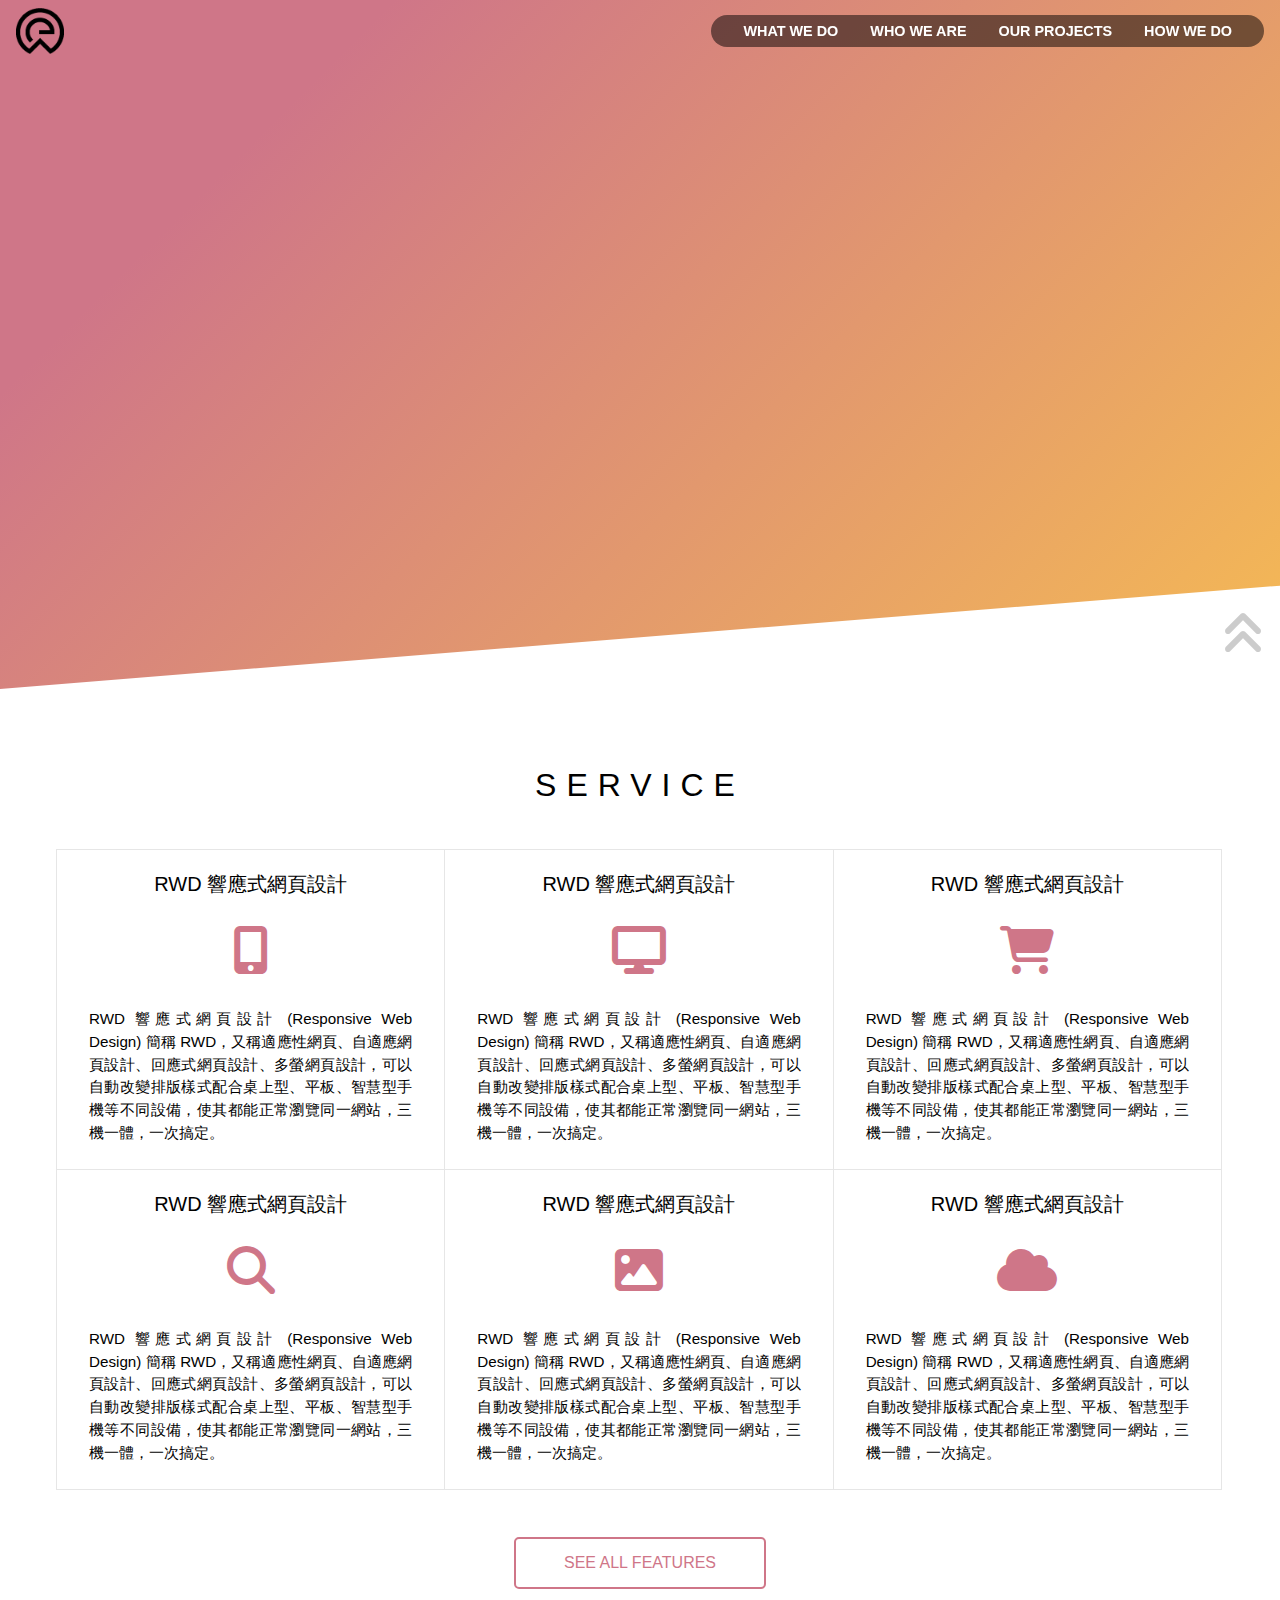
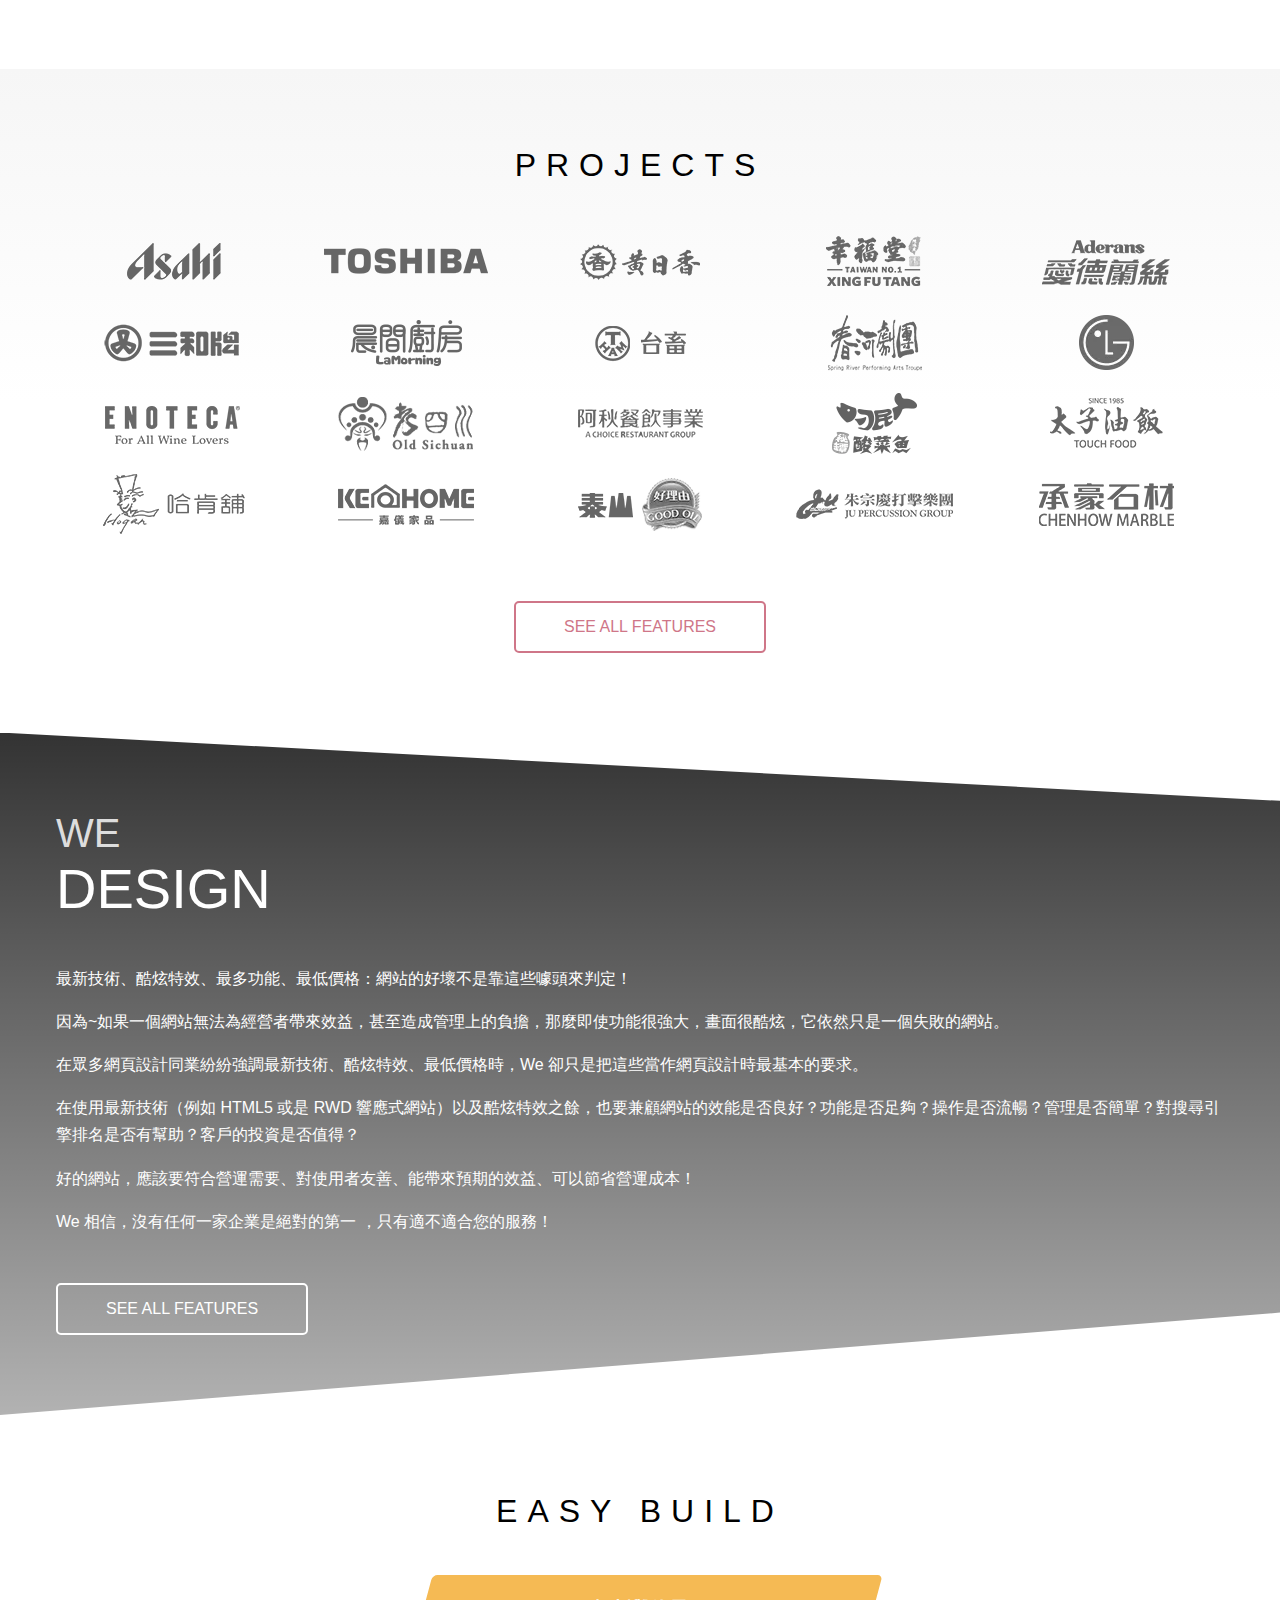
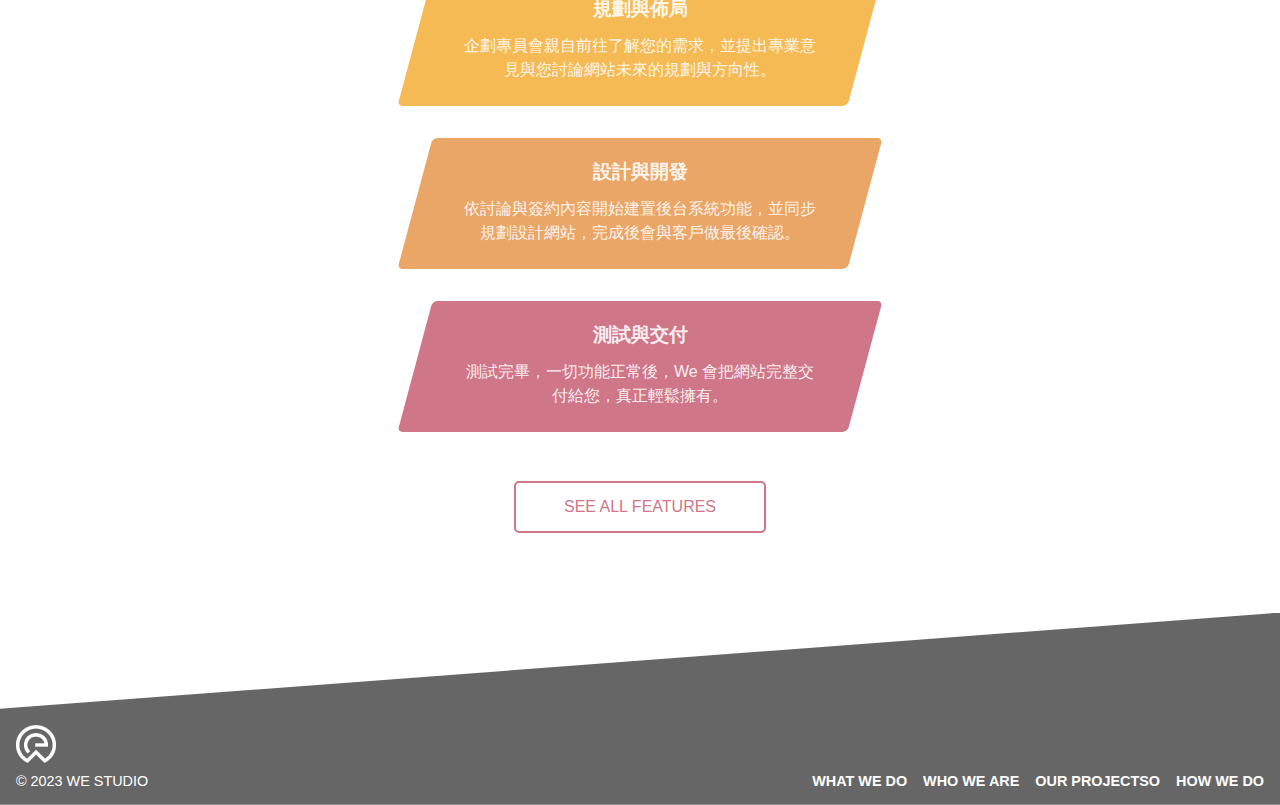
<file: index.html>
<!DOCTYPE html>
<html lang="zh-Hant-TW">

<head>
    <meta charset="UTF-8">
    <meta name="viewport" content="width=device-width, initial-scale=1.0">
    <meta property="og:url" content="https://yutounee.github.io/we/">
    <meta property="og:type" content="website">
    <meta property="og:title" content="We Studio">
    <meta property="og:description" content="用好的設計，為您帶來超凡行銷力。只要做一個網站，可支援多種瀏覽裝置，網頁會根據上網裝置大小不同，自動變換排版方式。">
    <meta property="og:image" content="https://yutounee.github.io/we/images/og-index.png">
    <meta property="og:locale" content="zh_TW">
    <meta name="keywords" content="RWD, RWD響應式, RWD響應式設計, 網頁設計, 平面設計, 視覺設計, 網路行銷, 網路企劃, SEO">
    <meta name="description" content="We 提供具有設計美感和操作人性化的概念網站，易於使用的網站後台管理 CMS 更新網站，針對搜索引擎進行了 SEO 優化。">
    <title>We Studio</title>
    <link rel="stylesheet" href="./style/reset.css">
    <link rel="stylesheet" href="./style/all.css">
    <link rel="stylesheet" href="./style/index.css">
    <link rel="stylesheet" href="https://cdnjs.cloudflare.com/ajax/libs/font-awesome/6.5.1/css/all.min.css">
    <link rel="shortcut icon" href="./images/logo-header.png" type="image/x-icon">
</head>

<body>
    <!-- 首頁導覽區 -->
    <header class="header">

        <div class="header-head">
            <a href="./">
                <img class="header-img header-img-logo" src="./images/logo-header.png" width="60" height="58"
                    alt="We Studio">
            </a>
        </div>

        <div id="HeaderBody" class="header-body">
            <nav class="header-nav">
                <ul class="header-ul">
                    <li class="header-li">
                        <a class="header-link" href="./service.html">what we do</a>
                    </li>
                    <li class="header-li">
                        <a class="header-link" href="./about.html">who we are</a>
                    </li>
                    <li class="header-li">
                        <a class="header-link" href="./works.html">our projects</a>
                    </li>
                    <li class="header-li">
                        <a class="header-link" href="./process.html">how we do</a>
                    </li>
                </ul>

                <button id="HeaderBtnXmark"  class="header-btn header-btn-xmark" type="button">
                    <i class="fa-solid fa-circle-xmark"></i>
                </button>
            </nav>
        </div>

        <div class="header-foot">
            <button id="HeaderBtnBars"  class="header-btn header-btn-bars" type="button">
                <i class="fa-solid fa-bars"></i>
            </button>
        </div>

    </header>

    <!-- 橫幅導覽區 -->
    <section class="banner banner-index">
        <div class="banner-container container mx-auto">

            <div class="banner-head">
                <h1 class="banner-title ani-move-leftToRight ani-delay-4">
                    RWD 響應式網頁設計專門家
                    <small class="banner-small">web design specialist</small>
                </h1>
                <h2 class="banner-subTitle ani-move-leftToRight ani-delay-5">
                    用好的設計<br>為您帶來超凡行銷力
                </h2>
                <ul class="banner-ul banner-ul-order1 ani-move-leftToRight ani-delay-3">
                    <li class="banner-li">web</li>
                    <li class="banner-li">mobile</li>
                    <li class="banner-li">seo</li>
                </ul>
                <p class="banner-desc ani-move-leftToRight ani-delay-6">
                    只要做一個網站，可支援多種瀏覽裝置，<br> 網頁會根據上網裝置大小不同，自動變換排版方式。
                </p>
                <div class="banner-btns ani-move-leftToRight ani-delay-7">
                    <a class="banner-btn" href="./work.html">see all features</a>
                </div>
            </div>

            <div class="banner-body">
                <img class="banner-img banner-img-mobile ani-move-downToUp ani-delay-2" src="./images/banner-mobile.png" width="260" height="364"
                    alt="Mobile">
                <img class="banner-img banner-img-desktop ani-move-downToUp" src="./images/banner-desktop.png" width="466" height="641"
                    alt="Desktop">
                <img class="banner-img banner-img-pad ani-move-downToUp ani-delay-1" src="./images/banner-pad.png" width="357" height="545" alt="Pad">
            </div>
        </div>
    </section>

    <!-- 服務導覽區 -->
    <section class="base base-service">
        <div class="base-container container mx-auto">
            <header class="base-head">
                <h3 class="base-title">service</h3>
            </header>

            <div class="base-body">
                <div class="service">
                    <div class="service-items">
                        <div class="service-item">
                            <h2 class="service-title ">RWD 響應式網頁設計</h2>
                            <div class="service-icons">
                                <i class="fa-solid fa-mobile-screen-button"></i>
                            </div>
                            <p class="service-desc">RWD 響應式網頁設計 (Responsive Web Design) 簡稱
                                RWD，又稱適應性網頁、自適應網頁設計、回應式網頁設計、多螢網頁設計，可以自動改變排版樣式配合桌上型、平板、智慧型手機等不同設備，使其都能正常瀏覽同一網站，三機一體，一次搞定。
                            </p>
                        </div>

                        <div class="service-item">
                            <h2 class="service-title">RWD 響應式網頁設計</h2>
                            <div class="service-icons">
                                <i class="fa-solid fa-display"></i>
                            </div>
                            <p class="service-desc">RWD 響應式網頁設計 (Responsive Web Design) 簡稱
                                RWD，又稱適應性網頁、自適應網頁設計、回應式網頁設計、多螢網頁設計，可以自動改變排版樣式配合桌上型、平板、智慧型手機等不同設備，使其都能正常瀏覽同一網站，三機一體，一次搞定。
                            </p>
                        </div>

                        <div class="service-item">
                            <h2 class="service-title">RWD 響應式網頁設計</h2>
                            <div class="service-icons">
                                <i class="fa-solid fa-cart-shopping"></i>
                            </div>
                            <p class="service-desc">RWD 響應式網頁設計 (Responsive Web Design) 簡稱
                                RWD，又稱適應性網頁、自適應網頁設計、回應式網頁設計、多螢網頁設計，可以自動改變排版樣式配合桌上型、平板、智慧型手機等不同設備，使其都能正常瀏覽同一網站，三機一體，一次搞定。
                            </p>
                        </div>

                        <div class="service-item">
                            <h2 class="service-title">RWD 響應式網頁設計</h2>
                            <div class="service-icons">
                                <i class="fa-solid fa-magnifying-glass"></i>
                            </div>
                            <p class="service-desc">RWD 響應式網頁設計 (Responsive Web Design) 簡稱
                                RWD，又稱適應性網頁、自適應網頁設計、回應式網頁設計、多螢網頁設計，可以自動改變排版樣式配合桌上型、平板、智慧型手機等不同設備，使其都能正常瀏覽同一網站，三機一體，一次搞定。
                            </p>
                        </div>

                        <div class="service-item">
                            <h2 class="service-title">RWD 響應式網頁設計</h2>
                            <div class="service-icons">
                                <i class="fa-solid fa-image"></i>
                            </div>
                            <p class="service-desc">RWD 響應式網頁設計 (Responsive Web Design) 簡稱
                                RWD，又稱適應性網頁、自適應網頁設計、回應式網頁設計、多螢網頁設計，可以自動改變排版樣式配合桌上型、平板、智慧型手機等不同設備，使其都能正常瀏覽同一網站，三機一體，一次搞定。
                            </p>
                        </div>

                        <div class="service-item">
                            <h2 class="service-title">RWD 響應式網頁設計</h2>
                            <div class="service-icons">
                                <i class="fa-solid fa-cloud"></i>
                            </div>
                            <p class="service-desc">RWD 響應式網頁設計 (Responsive Web Design) 簡稱
                                RWD，又稱適應性網頁、自適應網頁設計、回應式網頁設計、多螢網頁設計，可以自動改變排版樣式配合桌上型、平板、智慧型手機等不同設備，使其都能正常瀏覽同一網站，三機一體，一次搞定。
                            </p>
                        </div>
                    </div>
                </div>
            </div>

            <footer class="base-foot">
                <div class="base-btns">
                    <a class="base-btn" href="./service.html">see all features</a>
                </div>
            </footer>

        </div>
    </section>

    <!-- 公司logo區 -->
    <section class="base base-project">
        <div class="base-container container mx-auto">
            <header class="base-head">
                <h3 class="base-title">projects</h3>
            </header>

            <div class="base-body">
                <div class="project">
                    <div class="project-items">

                        <div class="project-item">
                            <img src="./images/project1.webp" width="180" height="65" alt="" class="project-img">
                        </div>

                        <div class="project-item">
                            <img src="./images/project2.webp" width="180" height="65" alt="" class="project-img">
                        </div>

                        <div class="project-item">
                            <img src="./images/project3.webp" width="180" height="65" alt="" class="project-img">
                        </div>

                        <div class="project-item">
                            <img src="./images/project4.webp" width="180" height="65" alt="" class="project-img">
                        </div>

                        <div class="project-item">
                            <img src="./images/project5.webp" width="180" height="65" alt="" class="project-img">
                        </div>

                        <div class="project-item">
                            <img src="./images/project6.webp" width="180" height="65" alt="" class="project-img">
                        </div>

                        <div class="project-item">
                            <img src="./images/project7.webp" width="180" height="65" alt="" class="project-img">
                        </div>

                        <div class="project-item">
                            <img src="./images/project8.webp" width="180" height="65" alt="" class="project-img">
                        </div>

                        <div class="project-item">
                            <img src="./images/project9.webp" width="180" height="65" alt="" class="project-img">
                        </div>

                        <div class="project-item">
                            <img src="./images/project10.webp" width="180" height="65" alt="" class="project-img">
                        </div>

                        <div class="project-item">
                            <img src="./images/project11.webp" width="180" height="65" alt="" class="project-img">
                        </div>

                        <div class="project-item">
                            <img src="./images/project12.webp" width="180" height="65" alt="" class="project-img">
                        </div>

                        <div class="project-item">
                            <img src="./images/project13.webp" width="180" height="65" alt="" class="project-img">
                        </div>

                        <div class="project-item">
                            <img src="./images/project14.webp" width="180" height="65" alt="" class="project-img">
                        </div>

                        <div class="project-item">
                            <img src="./images/project15.webp" width="180" height="65" alt="" class="project-img">
                        </div>

                        <div class="project-item">
                            <img src="./images/project16.webp" width="180" height="65" alt="" class="project-img">
                        </div>

                        <div class="project-item">
                            <img src="./images/project17.webp" width="180" height="65" alt="" class="project-img">
                        </div>

                        <div class="project-item">
                            <img src="./images/project18.webp" width="180" height="65" alt="" class="project-img">
                        </div>

                        <div class="project-item">
                            <img src="./images/project19.webp" width="180" height="65" alt="" class="project-img">
                        </div>

                        <div class="project-item">
                            <img src="./images/project20.webp" width="180" height="65" alt="" class="project-img">
                        </div>
                    </div>
                </div>
            </div>

            <footer class="base-foot">
                <div class="base-btns">
                    <a class="base-btn" href="./works.html">see all features</a>
                </div>
            </footer>

        </div>
    </section>

    <!-- intro區 -->
    <section class="base base-intro">
        <div class="base-container container mx-auto">
            <header class="base-head">
                <h2 class="base-title">
                    <small class="base-title-small">we</small>
                    <span class="base-title-primary">design</span>
                </h2>
            </header>

            <div class="base-body">
                <div class="intro">
                    <p class="intro-desc">最新技術、酷炫特效、最多功能、最低價格：網站的好壞不是靠這些噱頭來判定！</p>
                    <p class="intro-desc">因為~如果一個網站無法為經營者帶來效益，甚至造成管理上的負擔，那麼即使功能很強大，畫面很酷炫，它依然只是一個失敗的網站。</p>
                    <p class="intro-desc">在眾多網頁設計同業紛紛強調最新技術、酷炫特效、最低價格時，We 卻只是把這些當作網頁設計時最基本的要求。</p>
                    <p class="intro-desc">在使用最新技術（例如 HTML5 或是 RWD
                        響應式網站）以及酷炫特效之餘，也要兼顧網站的效能是否良好？功能是否足夠？操作是否流暢？管理是否簡單？對搜尋引擎排名是否有幫助？客戶的投資是否值得？</p>
                    <p class="intro-desc">好的網站，應該要符合營運需要、對使用者友善、能帶來預期的效益、可以節省營運成本！</p>
                    <p class="intro-desc">We 相信，沒有任何一家企業是絕對的第一 ，只有適不適合您的服務！</p>
                </div>
            </div>

            <footer class="base-foot">
                <div class="base-btns">
                    <a class="base-btn" href="./about.html">see all features</a>
                </div>
            </footer>

        </div>
    </section>


    <!-- 建置區 -->
    <section class="base base-build">
        <div class="base-container">
            <header class="base-head">
                <h3 class="base-title">easy build</h3>
            </header>

            <div class="base-body mx-auto">
                <div class="build">
                    <ol class="build-ol">
                        <li class="build-li build-li-1">
                            <div class="build-content">
                                <h4 class="build-title">規劃與佈局</h4>
                                <p class="build-desc">企劃專員會親自前往了解您的需求，並提出專業意見與您討論網站未來的規劃與方向性。</p>
                            </div>
                        </li>

                        <li class="build-li build-li-2">
                            <div class="build-content">
                                <h4 class="build-title">設計與開發</h4>
                                <p class="build-desc">依討論與簽約內容開始建置後台系統功能，並同步規劃設計網站，完成後會與客戶做最後確認。</p>
                            </div>
                        </li>

                        <li class="build-li build-li-3">
                            <div class="build-content">
                                <h4 class="build-title">測試與交付</h4>
                                <p class="build-desc">測試完畢，一切功能正常後，We 會把網站完整交付給您，真正輕鬆擁有。</p>
                            </div>
                        </li>
                    </ol>
                </div>
            </div>

            <footer class="base-foot">
                <div class="base-btns">
                    <a class="base-btn" href="./process.html">see all features</a>
                </div>
            </footer>

        </div>
    </section>

    <!-- 頁尾區 -->
    <footer class="footer">
        <div class="footer-head">
            <img src="./images/logo-footer.png" width="60" height="58" alt="We studio"
                class="footer-img footer-img-logo">
            <p class="footer-desc">&copy; 2023 we studio</p>
        </div>

        <div class="footer-body">
            <ul class="footer-ul">
                <li class="footer-li">
                    <a class="footer-link" href="./service.html">what we do</a>
                </li>
                <li class="footer-li">
                    <a class="footer-link" href="./about.html">who we are</a>
                </li>
                <li class="footer-li">
                    <a class="footer-link" href="./works.html">our projectso</a>
                </li>
                <li class="footer-li">
                    <a class="footer-link" href="./process.html">how we do</a>
                </li>
            </ul>
        </div>
    </footer>

    <!-- 側邊攔區 -->
    <aside class="aside">
        <div class="asicd-head">
            <a class="aside-link aside-link-top" href="#">
                <i class="fa-solid fa-angles-up"></i>
            </a>
        </div>
    </aside>

    <script src="https://ajax.googleapis.com/ajax/libs/jquery/3.7.1/jquery.min.js"></script>
    <script src="./js/all.js"></script>

</body>

</html>
</file>
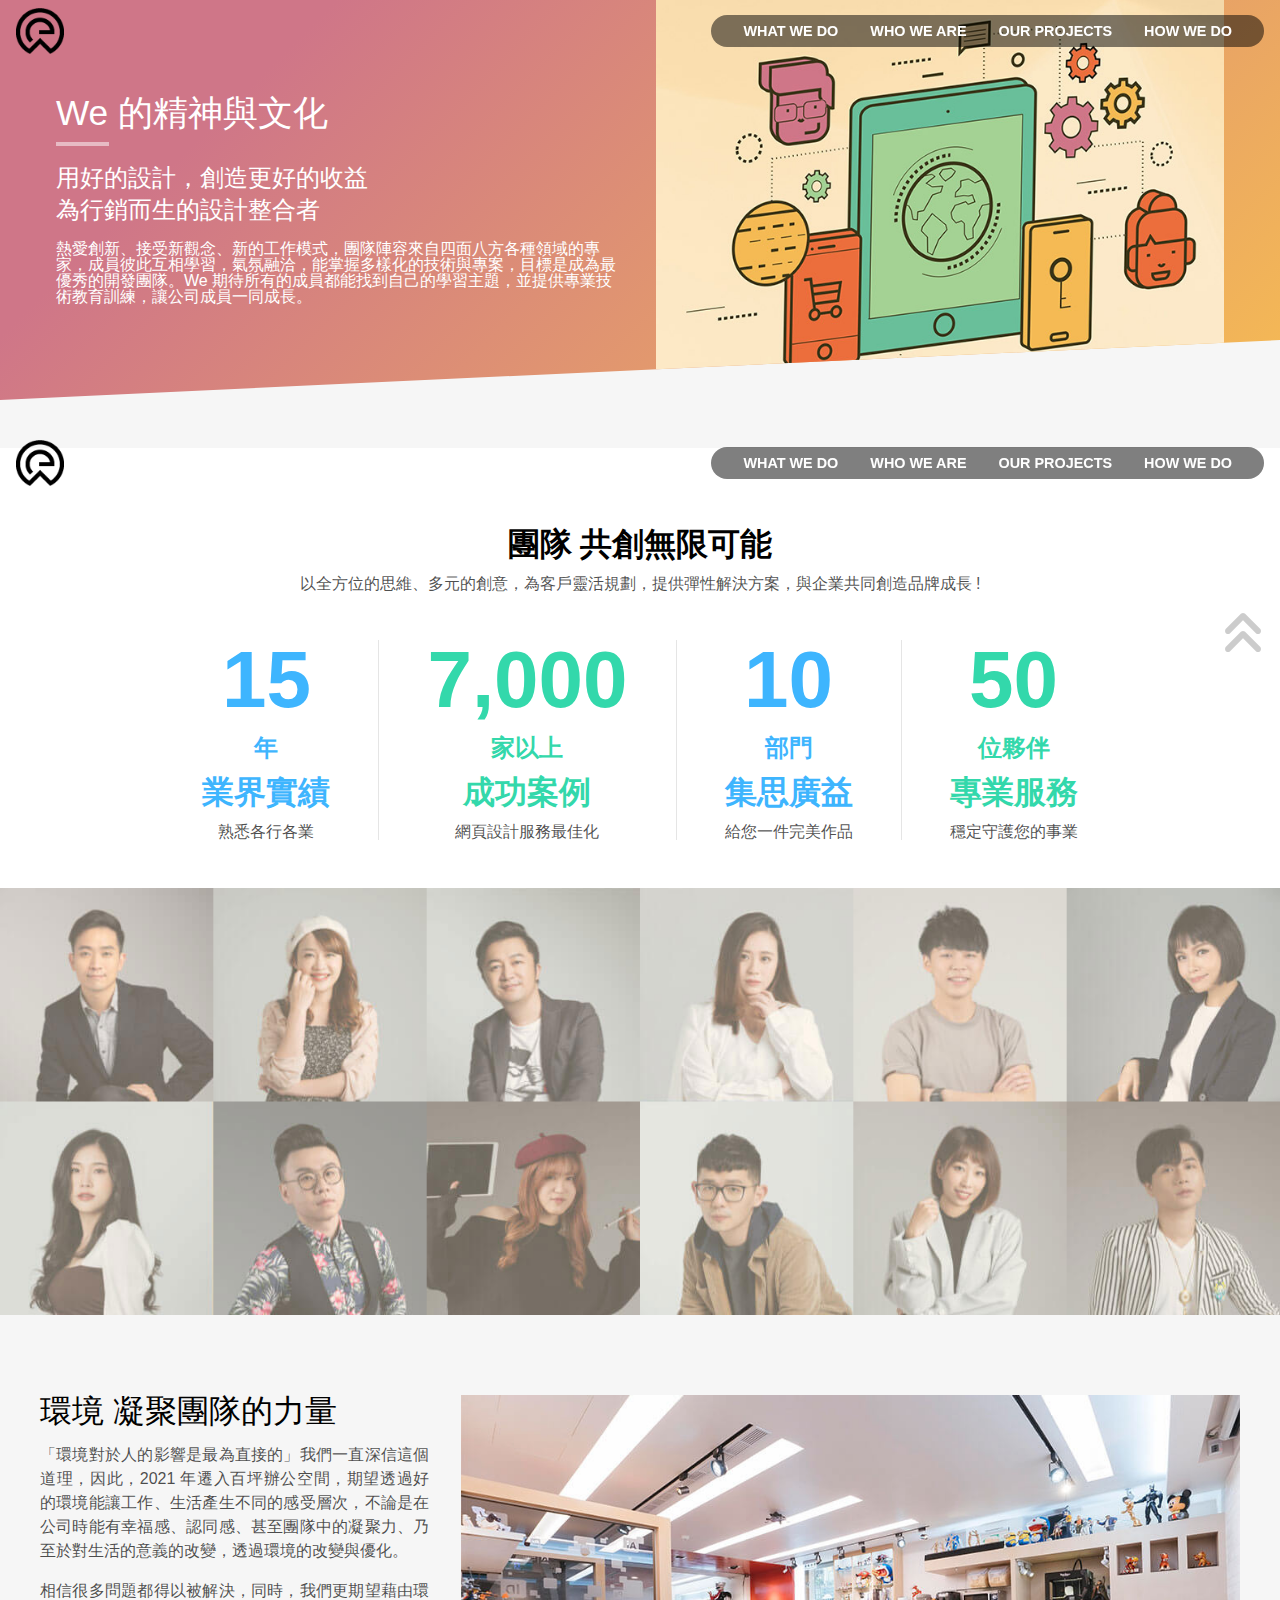
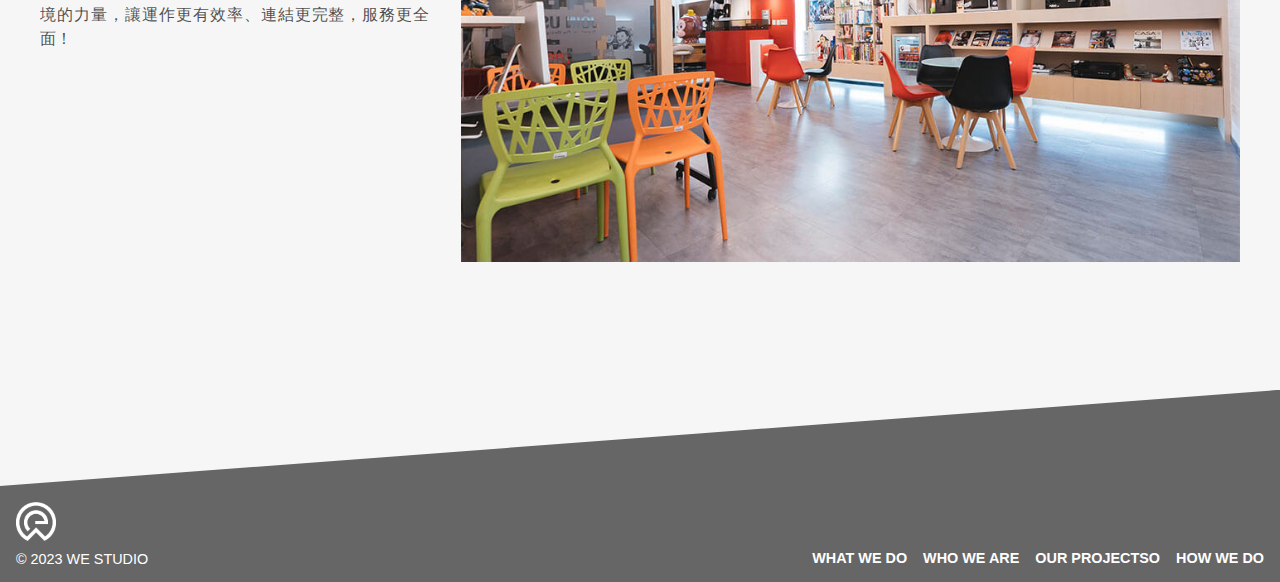
<file: about.html>
<!DOCTYPE html>
<html lang="zh-Hant-TW">

<head>
    <meta charset="UTF-8">
    <meta name="viewport" content="width=device-width, initial-scale=1.0">
    <meta name="keywords" content="網頁設計, 網站設計, 網頁收益, 網頁創新">
    <meta name="description"
        content="熱愛創新、接受新觀念、新的工作模式，團隊陣容來自四面八方各種領域的專家，成員彼此互相學習，氣氛融洽，能掌握多樣化的技術與專案，目標是成為最優秀的開發團隊。We 期待所有的成員都能找到自己的學習主題，並提供專業技術教育訓練，讓公司成員一同成長。">
    <meta property="og:title" content="關於我們 - We studioo">
    <meta property="og:description"
        content="熱愛創新、接受新觀念、新的工作模式，團隊陣容來自四面八方各種領域的專家，成員彼此互相學習，氣氛融洽，能掌握多樣化的技術與專案，目標是成為最優秀的開發團隊。We 期待所有的成員都能找到自己的學習主題，並提供專業技術教育訓練，讓公司成員一同成長。">
    <meta property="og:type" content="website">
    <meta property="og:url" content="https://yutounee.github.io/we/about.html">
    <meta property="og:image" content="https://yutounee.github.io/we/images/og-about.png">
    <meta property="og:locale" content="zh_TW">
    <title>關於我們 - We studio</title>
    <link rel="stylesheet" href="./style/reset.css">
    <link rel="stylesheet" href="./style/all.css">
    <link rel="stylesheet" href="./style/master.css">
    <link rel="stylesheet" href="./style/about.css">
    <link rel="stylesheet" href="https://cdnjs.cloudflare.com/ajax/libs/font-awesome/6.5.1/css/all.min.css">
    <link rel="shortcut icon" href="./images/logo-header.png" type="image/x-icon">
</head>

<body>
    <!-- 首頁導覽區 -->
    <header class="header">

        <div class="header-head">
            <a href="./">
                <img class="header-img header-img-logo" src="./images/logo-header.png" width="60" height="58"
                    alt="We Studio">
            </a>
        </div>

        <div class="header-body">
            <nav class="header-nav">
                <ul class="header-ul">
                    <li class="header-li">
                        <a class="header-link" href="./service.html">what we do</a>
                    </li>
                    <li class="header-li">
                        <a class="header-link" href="./about.html">who we are</a>
                    </li>
                    <li class="header-li">
                        <a class="header-link" href="./works.html">our projects</a>
                    </li>
                    <li class="header-li">
                        <a class="header-link" href="./process.html">how we do</a>
                    </li>
                </ul>

                <button class="header-btn header-btn-xmark" type="button">
                    <i class="fa-solid fa-circle-xmark"></i>
                </button>
            </nav>
        </div>

        <div class="header-foot">
            <button class="header-btn header-btn-bars" type="button">
                <i class="fa-solid fa-bars"></i>
            </button>
        </div>

    </header>

    <!-- 橫幅導覽區 -->
    <section class="banner banner-about">
        <div class="banner-container container mx-auto">
            <div class="banner-head">
                <h1 class="banner-title banner-title-line">We 的精神與文化</h1>
                <p class="banner-desc banner-desc-lg">用好的設計，創造更好的收益 <br>為行銷而生的設計整合者</p>
                <p class="banner-desc">熱愛創新、接受新觀念、新的工作模式，團隊陣容來自四面八方各種領域的專家，成員彼此互相學習，氣氛融洽，能掌握多樣化的技術與專案，目標是成為最優秀的開發團隊。We
                    期待所有的成員都能找到自己的學習主題，並提供專業技術教育訓練，讓公司成員一同成長。</p>
            </div>

            <div class="banner-body">
                <img src="./images/banner-about.jpg" width="700" height="926" alt="We 的服務"
                    class="banner-img banner-img-fit">
            </div>
        </div>
    </section>

    <!-- 內容區 -->
    <main class="main">
        <header class="header">

            <div class="header-head">
                <a href="./">
                    <img class="header-img header-img-logo" src="./images/logo-header.png" width="60" height="58"
                        alt="We Studio">
                </a>
            </div>
    
            <div id="HeaderBody" class="header-body">
                <nav class="header-nav">
                    <ul class="header-ul">
                        <li class="header-li">
                            <a class="header-link" href="./service.html">what we do</a>
                        </li>
                        <li class="header-li">
                            <a class="header-link" href="./about.html">who we are</a>
                        </li>
                        <li class="header-li">
                            <a class="header-link" href="./works.html">our projects</a>
                        </li>
                        <li class="header-li">
                            <a class="header-link" href="./process.html">how we do</a>
                        </li>
                    </ul>
    
                    <button id="HeaderBtnXmark"  class="header-btn header-btn-xmark" type="button">
                        <i class="fa-solid fa-circle-xmark"></i>
                    </button>
                </nav>
            </div>
    
            <div class="header-foot">
                <button id="HeaderBtnBars"  class="header-btn header-btn-bars" type="button">
                    <i class="fa-solid fa-bars"></i>
                </button>
            </div>
    
        </header>


        <div class="main-body">

            <section class="state">
                <header class="state-head">
                    <h4 class="state-title">團隊 共創無限可能</h4>
                    <p class="state-desc">以全方位的思維、多元的創意，為客戶靈活規劃，提供彈性解決方案，與企業共同創造品牌成長 !</p>
                </header>

                <div class="state-body">
                    <ul class="state-ul">
                        <li class="state-li">
                            <span class="state-number">15</span>
                            <span class="state-unit">年</span>
                            <strong class="state-term">業界實績</strong>
                            <span class="state-tips">熟悉各行各業</span>
                        </li>

                        <li class="state-li">
                            <span class="state-number">7,000</span>
                            <span class="state-unit">家以上</span>
                            <strong class="state-term">成功案例</strong>
                            <span class="state-tips">網頁設計服務最佳化</span>
                        </li>

                        <li class="state-li">
                            <span class="state-number">10</span>
                            <span class="state-unit">部門</span>
                            <strong class="state-term">集思廣益</strong>
                            <span class="state-tips">給您一件完美作品</span>
                        </li>

                        <li class="state-li">
                            <span class="state-number">50</span>
                            <span class="state-unit">位夥伴</span>
                            <strong class="state-term">專業服務</strong>
                            <span class="state-tips">穩定守護您的事業</span>
                        </li>
                    </ul>
                </div>

                <footer class="state-foot">
                    <picture>
                        <source media="(min-width: 481px)" srcset="./images/masters.jpg">
                        <source media="(max-width: 480px)" srcset="./images/masters2.jpg">
                        <img class="state-img" src="./images/masters.jpg" width="1440" height="480" alt="">
                    </picture>
                </footer>
            </section>

            <div class="evn container mx-auto">
                <div class="evn-head">
                    <h4 class="evn-title">環境 凝聚團隊的力量</h4>
                    <p class="evn-desc">「環境對於人的影響是最為直接的」我們一直深信這個道理，因此，2021 年遷入百坪辦公空間，期望透過好的環境能讓工作、生活產生不同的感受層次，不論是在公司時能有幸福感、認同感、甚至團隊中的凝聚力、乃至於對生活的意義的改變，透過環境的改變與優化。</p>
                    <p class="evn-desc">相信很多問題都得以被解決，同時，我們更期望藉由環境的力量，讓運作更有效率、連結更完整，服務更全面！</p>
                </div>
                <div class="evn-body">
                    <img src="./images/env.jpg" width="940" height="564" alt="工作環境" class="evn-img">
                </div>
            </div>
            
        </div>
    </main>




    <!-- 頁尾區 -->
    <footer class="footer">
        <div class="footer-head">
            <img src="./images/logo-footer.png" width="60" height="58" alt="We studio"
                class="footer-img footer-img-logo">
            <p class="footer-desc">&copy; 2023 we studio</p>
        </div>

        <div class="footer-body">
            <ul class="footer-ul">
                <li class="footer-li">
                    <a class="footer-link" href="./service.html">what we do</a>
                </li>
                <li class="footer-li">
                    <a class="footer-link" href="./about.html">who we are</a>
                </li>
                <li class="footer-li">
                    <a class="footer-link" href="./works.html">our projectso</a>
                </li>
                <li class="footer-li">
                    <a class="footer-link" href="./process.html">how we do</a>
                </li>
            </ul>
        </div>
    </footer>

    <!-- 側邊攔區 -->
    <aside class="aside">
        <div class="asicd-head">
            <a class="aside-link aside-link-top" href="#">
                <i class="fa-solid fa-angles-up"></i>
            </a>
        </div>
    </aside>

    <script src="https://ajax.googleapis.com/ajax/libs/jquery/3.7.1/jquery.min.js"></script>
    <script src="./js/all.js"></script>
</body>


</html>
</file>
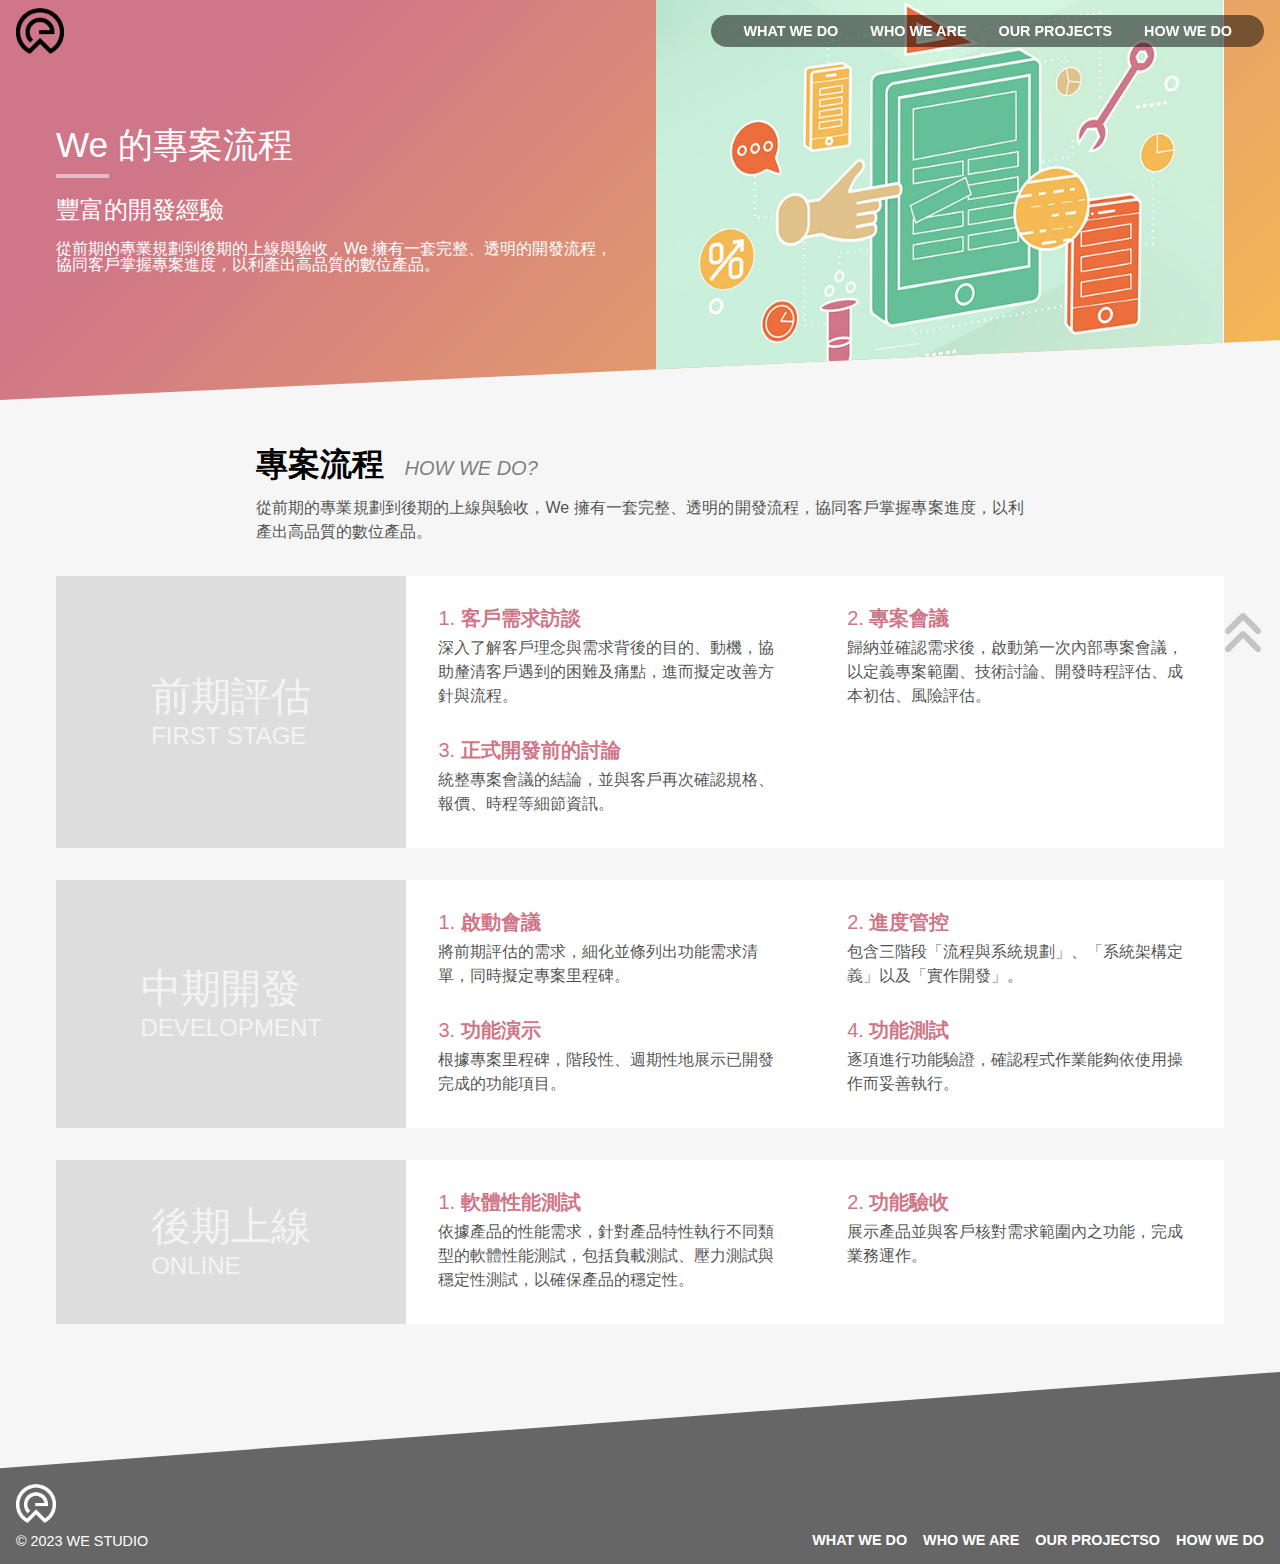
<file: process.html>
<!DOCTYPE html>
<html lang="zh-Hant-TW">

<head>
    <meta charset="UTF-8">
    <meta name="viewport" content="width=device-width, initial-scale=1.0">
    <meta name="keywords" content="網站評估, 網站開發, 網站上線, 訪談, 網站測試, 網站驗收">
    <meta name="description" content="從前期的專業規劃到後期的上線與驗收，We 擁有一套完整、透明的開發流程，協同客戶掌握專案進度，以利產出高品質的數位產品。">
    <meta property="og:title" content="專案流程 - We studio">
    <meta property="og:description" content="從前期的專業規劃到後期的上線與驗收，We 擁有一套完整、透明的開發流程，協同客戶掌握專案進度，以利產出高品質的數位產品。">
    <meta property="og:type" content="website">
    <meta property="og:url" content="https://yutounee.github.io/we/process.html">
    <meta property="og:image" content="https://yutounee.github.io/we/images/og-process.png">
    <meta property="og:locale" content="zh_TW">
    <title>專案流程 - We studio</title>
    <link rel="stylesheet" href="./style/reset.css">
    <link rel="stylesheet" href="./style/all.css">
    <link rel="stylesheet" href="./style/master.css">
    <link rel="stylesheet" href="./style/process.css">
    <link rel="stylesheet" href="https://cdnjs.cloudflare.com/ajax/libs/font-awesome/6.5.1/css/all.min.css">
    <link rel="shortcut icon" href="./images/logo-header.png" type="image/x-icon">
</head>

<body>
    <!-- 首頁導覽區 -->
    <header class="header">

        <div class="header-head">
            <a href="./">
                <img class="header-img header-img-logo" src="./images/logo-header.png" width="60" height="58"
                    alt="We Studio">
            </a>
        </div>

        <div id="HeaderBody" class="header-body">
            <nav class="header-nav">
                <ul class="header-ul">
                    <li class="header-li">
                        <a class="header-link" href="./service.html">what we do</a>
                    </li>
                    <li class="header-li">
                        <a class="header-link" href="./about.html">who we are</a>
                    </li>
                    <li class="header-li">
                        <a class="header-link" href="./works.html">our projects</a>
                    </li>
                    <li class="header-li">
                        <a class="header-link" href="./process.html">how we do</a>
                    </li>
                </ul>

                <button id="HeaderBtnXmark"  class="header-btn header-btn-xmark" type="button">
                    <i class="fa-solid fa-circle-xmark"></i>
                </button>
            </nav>
        </div>

        <div class="header-foot">
            <button id="HeaderBtnBars"  class="header-btn header-btn-bars" type="button">
                <i class="fa-solid fa-bars"></i>
            </button>
        </div>

    </header>


    <!-- 橫幅導覽區 -->
    <section class="banner banner-process">
        <div class="banner-container container mx-auto">
            <div class="banner-head">
                <h1 class="banner-title banner-title-line">We 的專案流程</h1>
                <p class="banner-desc banner-desc-lg">豐富的開發經驗</p>
                <p class="banner-desc">從前期的專業規劃到後期的上線與驗收，We 擁有一套完整、透明的開發流程，協同客戶掌握專案進度，以利產出高品質的數位產品。</p>
            </div>

            <div class="banner-body">
                <img src="./images/banner-process.jpg" width="700" height="926" alt="專案流程"
                    class="banner-img banner-img-fit">
            </div>
        </div>
    </section>


    <!-- 內容區 -->
    <main class="main">
        <header class="main-head container-md mx-auto">
            <h2 class="main-title">
                <span class="main-cht">專案流程</span>
                <small class="main-small">how we do?</small>
            </h2>
            <p class="main-desc">從前期的專業規劃到後期的上線與驗收，We 擁有一套完整、透明的開發流程，協同客戶掌握專案進度，以利產出高品質的數位產品。</p>
        </header>
        <div class="main-body container mx-auto">
            <div class="process">

                <section class="process-item">
                    <div class="process-head">
                        <h2 class="process-name">
                            <span class="process-cht">前期評估</span>
                            <small class="process-en">first stage</small>
                        </h2>
                    </div>

                    <div class="process-body">
                        <ol class="process-ol">
                            <li class="process-li">
                                <h3 class="process-title">客戶需求訪談</h3>
                                <p class="process-desc">深入了解客戶理念與需求背後的目的、動機，協助釐清客戶遇到的困難及痛點，進而擬定改善方針與流程。</p>
                            </li>
                            <li class="process-li">
                                <h3 class="process-title">專案會議</h3>
                                <p class="process-desc">歸納並確認需求後，啟動第一次內部專案會議，以定義專案範圍、技術討論、開發時程評估、成本初估、風險評估。</p>
                            </li>
                            <li class="process-li">
                                <h3 class="process-title">正式開發前的討論</h3>
                                <p class="process-desc">統整專案會議的結論，並與客戶再次確認規格、報價、時程等細節資訊。</p>
                            </li>
                        </ol>
                    </div>
                </section>
                
                <section class="process-item">
                    <div class="process-head">
                        <h2 class="process-name">
                            <span class="process-cht">中期開發</span>
                            <small class="process-en">development</small>
                        </h2>
                    </div>

                    <div class="process-body">
                        <ol class="process-ol">
                            <li class="process-li">
                                <h3 class="process-title">啟動會議</h3>
                                <p class="process-desc">將前期評估的需求，細化並條列出功能需求清單，同時擬定專案里程碑。</p>
                            </li>
                            <li class="process-li">
                                <h3 class="process-title">進度管控</h3>
                                <p class="process-desc">包含三階段「流程與系統規劃」、「系統架構定義」以及「實作開發」。</p>
                            </li>
                            <li class="process-li">
                                <h3 class="process-title">功能演示</h3>
                                <p class="process-desc">根據專案里程碑，階段性、週期性地展示已開發完成的功能項目。</p>
                            </li>
                            <li class="process-li">
                                <h3 class="process-title">功能測試</h3>
                                <p class="process-desc">逐項進行功能驗證，確認程式作業能夠依使用操作而妥善執行。</p>
                            </li>
                        </ol>
                    </div>
                </section>

                <section class="process-item">
                    <div class="process-head">
                        <h2 class="process-name">
                            <span class="process-cht">後期上線</span>
                            <small class="process-en">online</small>
                        </h2>
                    </div>

                    <div class="process-body">
                        <ol class="process-ol">
                            <li class="process-li">
                                <h3 class="process-title">軟體性能測試</h3>
                                <p class="process-desc">依據產品的性能需求，針對產品特性執行不同類型的軟體性能測試，包括負載測試、壓力測試與穩定性測試，以確保產品的穩定性。</p>
                            </li>
                            <li class="process-li">
                                <h3 class="process-title">功能驗收</h3>
                                <p class="process-desc">展示產品並與客戶核對需求範圍內之功能，完成業務運作。</p>
                            </li>
                        </ol>
                    </div>
                </section>

            </div>
        </div>
    </main>


    <!-- 頁尾區 -->
    <footer class="footer">
        <div class="footer-head">
            <img src="./images/logo-footer.png" width="60" height="58" alt="We studio"
                class="footer-img footer-img-logo">
            <p class="footer-desc">&copy; 2023 we studio</p>
        </div>

        <div class="footer-body">
            <ul class="footer-ul">
                <li class="footer-li">
                    <a class="footer-link" href="./service.html">what we do</a>
                </li>
                <li class="footer-li">
                    <a class="footer-link" href="./about.html">who we are</a>
                </li>
                <li class="footer-li">
                    <a class="footer-link" href="./works.html">our projectso</a>
                </li>
                <li class="footer-li">
                    <a class="footer-link" href="./process.html">how we do</a>
                </li>
            </ul>
        </div>
    </footer>

    <!-- 側邊攔區 -->
    <aside class="aside">
        <div class="asicd-head">
            <a class="aside-link aside-link-top" href="#">
                <i class="fa-solid fa-angles-up"></i>
            </a>
        </div>
    </aside>

    <script src="https://ajax.googleapis.com/ajax/libs/jquery/3.7.1/jquery.min.js"></script>
    <script src="./js/all.js"></script>
</body>


</html>
</file>
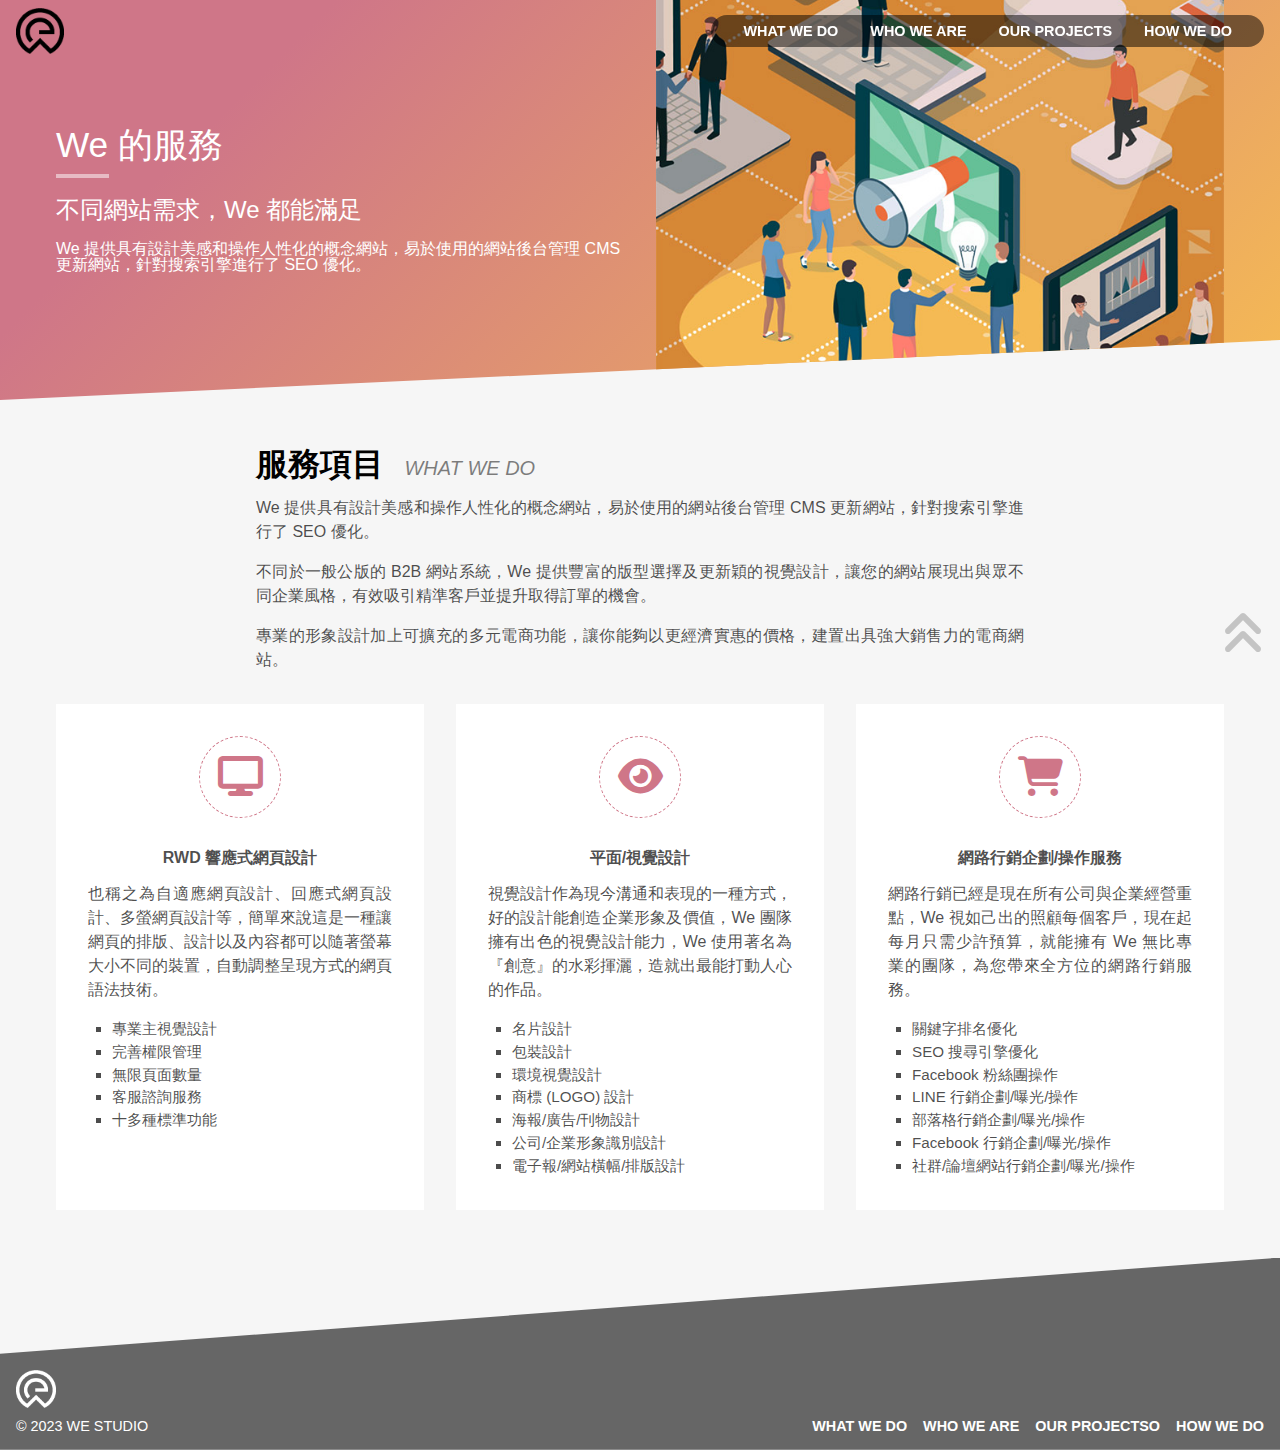
<file: service.html>
<!DOCTYPE html>
<html lang="zh-Hant-TW">

<head>
    <meta charset="UTF-8">
    <meta name="viewport" content="width=device-width, initial-scale=1.0">
    <meta name="keywords" content="RWD, RWD響應式, RWD響應式設計, 網頁設計, 平面設計, 視覺設計, 網路行銷, 網路企劃, SEO">
    <meta name="description" content="We 提供具有設計美感和操作人性化的概念網站，易於使用的網站後台管理 CMS 更新網站，針對搜索引擎進行了 SEO 優化。">
    <meta property="og:title" content="We 的服務 - We studio">
    <meta property="og:description" content="We 提供具有設計美感和操作人性化的概念網站，易於使用的網站後台管理 CMS 更新網站，針對搜索引擎進行了 SEO 優化。">
    <meta property="og:type" content="website">
    <meta property="og:url" content="https://yutounee.github.io/we/service.html">
    <meta property="og:image" content="https://yutounee.github.io/we/images/og-service.png"> 
    <meta property="og:locale" content="zh_TW">
    <title>We 的服務 - We studio</title>
    <link rel="stylesheet" href="./style/reset.css">
    <link rel="stylesheet" href="./style/all.css">
    <link rel="stylesheet" href="./style/master.css">
    <link rel="stylesheet" href="./style/service.css">
    <link rel="stylesheet" href="https://cdnjs.cloudflare.com/ajax/libs/font-awesome/6.5.1/css/all.min.css">
    <link rel="shortcut icon" href="./images/logo-header.png" type="image/x-icon">
</head>

<body>
    <!-- 首頁導覽區 -->
    <header class="header">

        <div class="header-head">
            <a href="./">
                <img class="header-img header-img-logo" src="./images/logo-header.png" width="60" height="58"
                    alt="We Studio">
            </a>
        </div>

        <div id="HeaderBody" class="header-body">
            <nav class="header-nav">
                <ul class="header-ul">
                    <li class="header-li">
                        <a class="header-link" href="./service.html">what we do</a>
                    </li>
                    <li class="header-li">
                        <a class="header-link" href="./about.html">who we are</a>
                    </li>
                    <li class="header-li">
                        <a class="header-link" href="./works.html">our projects</a>
                    </li>
                    <li class="header-li">
                        <a class="header-link" href="./process.html">how we do</a>
                    </li>
                </ul>

                <button id="HeaderBtnXmark"  class="header-btn header-btn-xmark" type="button">
                    <i class="fa-solid fa-circle-xmark"></i>
                </button>
            </nav>
        </div>

        <div class="header-foot">
            <button id="HeaderBtnBars"  class="header-btn header-btn-bars" type="button">
                <i class="fa-solid fa-bars"></i>
            </button>
        </div>

    </header>


    <!-- 橫幅導覽區 -->
    <section class="banner banner-service">
        <div class="banner-container container mx-auto">
            <div class="banner-head">
                <h1 class="banner-title banner-title-line">We 的服務</h1>
                <p class="banner-desc banner-desc-lg">不同網站需求，We 都能滿足</p>
                <p class="banner-desc">We 提供具有設計美感和操作人性化的概念網站，易於使用的網站後台管理 CMS 更新網站，針對搜索引擎進行了 SEO 優化。</p>
            </div>

            <div class="banner-body">
                <img src="./images/banner-service.jpg" width="700" height="926" alt="We 的服務" class="banner-img banner-img-fit">
            </div>
        </div>
    </section>


        <!-- 內容區 -->
    <main class="main">
        <header class="main-head container-md mx-auto">
            <h2 class="main-title">
                <span class="main-cht">服務項目</span>
                <small class="main-small">what we do</small>
            </h2>
            <p class="main-desc">We 提供具有設計美感和操作人性化的概念網站，易於使用的網站後台管理 CMS 更新網站，針對搜索引擎進行了 SEO 優化。</p>
            <p class="main-desc">不同於一般公版的 B2B 網站系統，We 提供豐富的版型選擇及更新穎的視覺設計，讓您的網站展現出與眾不同企業風格，有效吸引精準客戶並提升取得訂單的機會。</p>
            <p class="main-desc">專業的形象設計加上可擴充的多元電商功能，讓你能夠以更經濟實惠的價格，建置出具強大銷售力的電商網站。</p>
        </header>
        <div class="main-body container mx-auto">
            <div class="grid grid-3">

                <section class="card">
                    <header class="card-head">
                        <div class="card-icon">
                            <i class="fa-solid fa-display"></i>
                        </div>
                        <h2 class="card-title">RWD 響應式網頁設計</h2>
                    </header>
                    <div class="card-body">
                        <p class="card-desc">也稱之為自適應網頁設計、回應式網頁設計、多螢網頁設計等，簡單來說這是一種讓網頁的排版、設計以及內容都可以隨著螢幕大小不同的裝置，自動調整呈現方式的網頁語法技術。</p>
                        <ul class="card-ul">
                            <li class="card-li">專業主視覺設計</li>
                            <li class="card-li">完善權限管理</li>
                            <li class="card-li">無限頁面數量</li>
                            <li class="card-li">客服諮詢服務</li>
                            <li class="card-li">十多種標準功能</li>
                        </ul>
                    </div>
                </section>

                <section class="card">
                    <header class="card-head">
                        <div class="card-icon">
                            <i class="fa-solid fa-eye"></i>
                        </div>
                        <h2 class="card-title">平面/視覺設計</h2>
                    </header>
                    <div class="card-body">
                        <p class="card-desc">視覺設計作為現今溝通和表現的一種方式，好的設計能創造企業形象及價值，We 團隊擁有出色的視覺設計能力，We 使用著名為『創意』的水彩揮灑，造就出最能打動人心的作品。</p>
                        <ul class="card-ul">
                            <li class="card-li">名片設計</li>
                            <li class="card-li">包裝設計</li>
                            <li class="card-li">環境視覺設計</li>
                            <li class="card-li">商標 (LOGO) 設計</li>
                            <li class="card-li">海報/廣告/刊物設計</li>
                            <li class="card-li">公司/企業形象識別設計</li>
                            <li class="card-li">電子報/網站橫幅/排版設計</li>
                        </ul>
                    </div>
                </section>
                
                <section class="card">
                    <header class="card-head">
                        <div class="card-icon">
                            <i class="fa-solid fa-cart-shopping"></i>
                        </div>
                        <h2 class="card-title">網路行銷企劃/操作服務</h2>
                    </header>
                    <div class="card-body">
                        <p class="card-desc">網路行銷已經是現在所有公司與企業經營重點，We 視如己出的照顧每個客戶，現在起每月只需少許預算，就能擁有 We 無比專業的團隊，為您帶來全方位的網路行銷服務。</p>
                        <ul class="card-ul">
                            <li class="card-li">關鍵字排名優化</li>
                            <li class="card-li">SEO 搜尋引擎優化</li>
                            <li class="card-li">Facebook 粉絲團操作</li>
                            <li class="card-li">LINE 行銷企劃/曝光/操作</li>
                            <li class="card-li">部落格行銷企劃/曝光/操作</li>
                            <li class="card-li">Facebook 行銷企劃/曝光/操作</li>
                            <li class="card-li">社群/論壇網站行銷企劃/曝光/操作</li>
                        </ul>
                    </div>
                </section>
            </div> 
        </div>
    </main>


    <!-- 頁尾區 -->
    <footer class="footer">
        <div class="footer-head">
            <img src="./images/logo-footer.png" width="60" height="58" alt="We studio"
                class="footer-img footer-img-logo">
            <p class="footer-desc">&copy; 2023 we studio</p>
        </div>

        <div class="footer-body">
            <ul class="footer-ul">
                <li class="footer-li">
                    <a class="footer-link" href="./service.html">what we do</a>
                </li>
                <li class="footer-li">
                    <a class="footer-link" href="./about.html">who we are</a>
                </li>
                <li class="footer-li">
                    <a class="footer-link" href="./works.html">our projectso</a>
                </li>
                <li class="footer-li">
                    <a class="footer-link" href="./process.html">how we do</a>
                </li>
            </ul>
        </div>
    </footer>

    <!-- 側邊攔區 -->
    <aside class="aside">
        <div class="asicd-head">
            <a class="aside-link aside-link-top" href="#">
                <i class="fa-solid fa-angles-up"></i>
            </a>
        </div>
    </aside>

    <script src="https://ajax.googleapis.com/ajax/libs/jquery/3.7.1/jquery.min.js"></script>
    <script src="./js/all.js"></script>
</body>


</html>
</file>
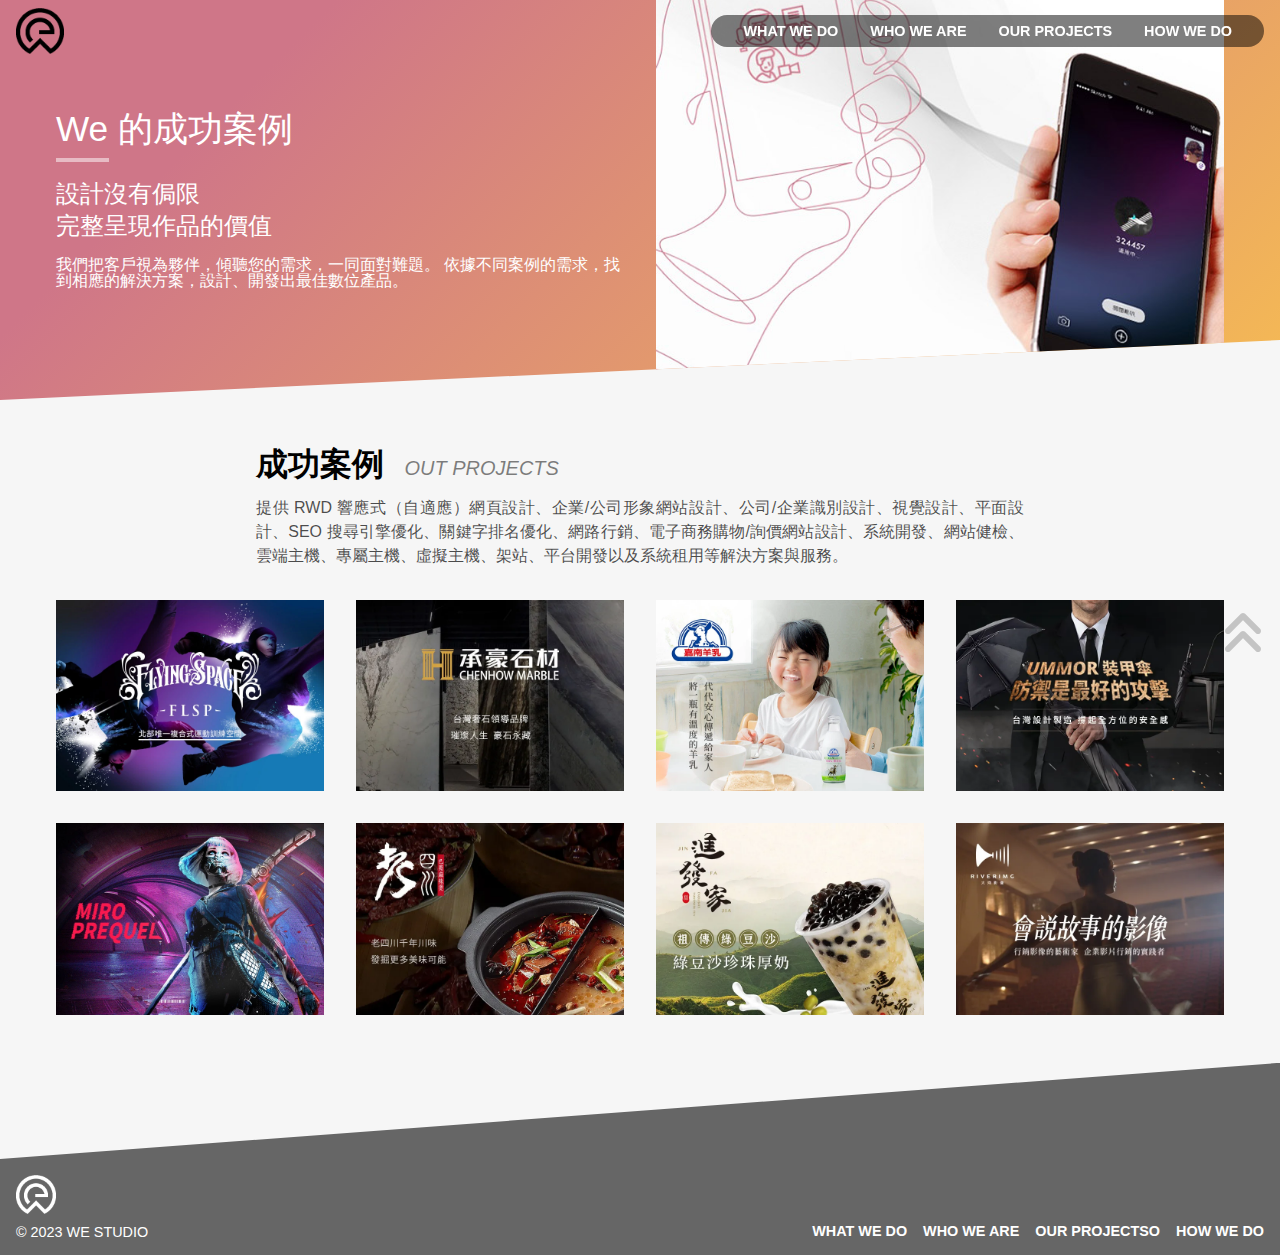
<file: works.html>
<!DOCTYPE html>
<html lang="zh-Hant-TW">

<head>
    <meta charset="UTF-8">
    <meta name="viewport" content="width=device-width, initial-scale=1.0">
    <meta name="keywords" content="網頁設計, 網站設計, 網頁設計公司, 公司網站架設">
    <meta name="description" content="我們把客戶視為夥伴，傾聽您的需求，一同面對難題。 依據不同案例的需求，找到相應的解決方案，設計、開發出最佳數位產品。">
    <meta property="og:title" content="成功案例 - We studio">
    <meta property="og:description" content="我們把客戶視為夥伴，傾聽您的需求，一同面對難題。 依據不同案例的需求，找到相應的解決方案，設計、開發出最佳數位產品。">
    <meta property="og:type" content="website">
    <meta property="og:url" content="https://yutounee.github.io/we/works.html">
    <meta property="og:image" content="https://yutounee.github.io/we/images/og-works.png"> 
    <meta property="og:locale" content="zh_TW">
    <title>成功案例 - We studio</title>
    <link rel="stylesheet" href="./style/reset.css">
    <link rel="stylesheet" href="./style/all.css">
    <link rel="stylesheet" href="./style/master.css">
    <link rel="stylesheet" href="./style/works.css">
    <link rel="stylesheet" href="https://cdnjs.cloudflare.com/ajax/libs/font-awesome/6.5.1/css/all.min.css">
    <link rel="shortcut icon" href="./images/logo-header.png" type="image/x-icon">
</head>

<body>
    <!-- 首頁導覽區 -->
    <header class="header">

        <div class="header-head">
            <a href="./">
                <img class="header-img header-img-logo" src="./images/logo-header.png" width="60" height="58"
                    alt="We Studio">
            </a>
        </div>

        <div id="HeaderBody" class="header-body">
            <nav class="header-nav">
                <ul class="header-ul">
                    <li class="header-li">
                        <a class="header-link" href="./service.html">what we do</a>
                    </li>
                    <li class="header-li">
                        <a class="header-link" href="./about.html">who we are</a>
                    </li>
                    <li class="header-li">
                        <a class="header-link" href="./works.html">our projects</a>
                    </li>
                    <li class="header-li">
                        <a class="header-link" href="./process.html">how we do</a>
                    </li>
                </ul>

                <button id="HeaderBtnXmark"  class="header-btn header-btn-xmark" type="button">
                    <i class="fa-solid fa-circle-xmark"></i>
                </button>
            </nav>
        </div>

        <div class="header-foot">
            <button id="HeaderBtnBars"  class="header-btn header-btn-bars" type="button">
                <i class="fa-solid fa-bars"></i>
            </button>
        </div>

    </header>


    <!-- 橫幅導覽區 -->
    <section class="banner banner-works">
        <div class="banner-container container mx-auto">
            <div class="banner-head">
                <h1 class="banner-title banner-title-line">We 的成功案例</h1>
                <p class="banner-desc banner-desc-lg">設計沒有侷限 <br> 完整呈現作品的價值</p>
                <p class="banner-desc">我們把客戶視為夥伴，傾聽您的需求，一同面對難題。 依據不同案例的需求，找到相應的解決方案，設計、開發出最佳數位產品。</p>
            </div>

            <div class="banner-body container mx-auto">
                <img src="./images/banner-works.jpg" width="700" height="926" alt="成功案例" class="banner-img banner-img-fit">
            </div>
        </div>
    </section>


        <!-- 內容區 -->
    <main class="main">
        <header class="main-head container-md mx-auto">
            <h2 class="main-title">
                <span class="main-cht">成功案例</span>
                <small class="main-small">out projects</small>
            </h2>
            <p class="main-desc">提供 RWD 響應式（自適應）網頁設計、企業/公司形象網站設計、公司/企業識別設計、視覺設計、平面設計、SEO 搜尋引擎優化、關鍵字排名優化、網路行銷、電子商務購物/詢價網站設計、系統開發、網站健檢、雲端主機、專屬主機、虛擬主機、架站、平台開發以及系統租用等解決方案與服務。</p>
        </header>

        <div class="main-body container mx-auto">
            <div class="grid grid-4">
                <a href="javascript:;">
                    <section class="card">
                        <header class="card-head">
                            <h2 class="card-title">Flying Space飛翔運動空間</h2>
                        </header>

                        <div class="card-body">
                            <img src="./images/works1.webp" width="700" height="500" alt="Flying Space飛翔運動空間" class="card-img">
                        </div>
                    </section>
                </a>
                <a href="javascript:;">
                    <section class="card">
                        <header class="card-head">
                            <h2 class="card-title">承豪石材有限公司</h2>
                        </header>

                        <div class="card-body">
                            <img src="./images/works2.webp" width="700" height="500" alt="承豪石材有限公司" class="card-img">
                        </div>
                    </section>
                </a>
                <a href="javascript:;">
                    <section class="card">
                        <header class="card-head">
                            <h2 class="card-title">嘉南羊乳-總公司官方網站</h2>
                        </header>

                        <div class="card-body">
                            <img src="./images/works3.webp" width="700" height="500" alt="嘉南羊乳-總公司官方網站" class="card-img">
                        </div>
                    </section>
                </a>
                <a href="javascript:;">
                    <section class="card">
                        <header class="card-head">
                            <h2 class="card-title">UMMOR 裝甲傘_綜鳴實業有限公司</h2>
                        </header>

                        <div class="card-body">
                            <img src="./images/works4.webp" width="700" height="500" alt="UMMOR 裝甲傘_綜鳴實業有限公司" class="card-img">
                        </div>
                    </section>
                </a>
                <a href="javascript:;">
                    <section class="card">
                        <header class="card-head">
                            <h2 class="card-title">示範案例/MIRO PREQUEL</h2>
                        </header>

                        <div class="card-body">
                            <img src="./images/works5.webp" width="700" height="500" alt="示範案例/MIRO PREQUEL" class="card-img">
                        </div>
                    </section>
                </a>
                <a href="javascript:;">
                    <section class="card">
                        <header class="card-head">
                            <h2 class="card-title">人杰老四川餐飲管理顧問股份有限公司</h2>
                        </header>

                        <div class="card-body">
                            <img src="./images/works6.webp" width="700" height="500" alt="人杰老四川餐飲管理顧問股份有限公司" class="card-img">
                        </div>
                    </section>
                </a>
                <a href="javascript:;">
                    <section class="card">
                        <header class="card-head">
                            <h2 class="card-title">進發家手搖茶官網</h2>
                        </header>

                        <div class="card-body">
                            <img src="./images/works7.webp" width="700" height="500" alt="進發家手搖茶官網" class="card-img">
                        </div>
                    </section>
                </a>
                <a href="javascript:;">
                    <section class="card">
                        <header class="card-head">
                            <h2 class="card-title">大河影像制作 Riverimg Studio</h2>
                        </header>

                        <div class="card-body">
                            <img src="./images/works8.webp" width="700" height="500" alt="大河影像制作 Riverimg Studio" class="card-img">
                        </div>
                    </section>
                </a>
            </div> 
        </div>
    </main>


    <!-- 頁尾區 -->
    <footer class="footer">
        <div class="footer-head">
            <img src="./images/logo-footer.png" width="60" height="58" alt="We studio"
                class="footer-img footer-img-logo">
            <p class="footer-desc">&copy; 2023 we studio</p>
        </div>

        <div class="footer-body">
            <ul class="footer-ul">
                <li class="footer-li">
                    <a class="footer-link" href="./service.html">what we do</a>
                </li>
                <li class="footer-li">
                    <a class="footer-link" href="./about.html">who we are</a>
                </li>
                <li class="footer-li">
                    <a class="footer-link" href="./works.html">our projectso</a>
                </li>
                <li class="footer-li">
                    <a class="footer-link" href="./process.html">how we do</a>
                </li>
            </ul>
        </div>
    </footer>

    <!-- 側邊攔區 -->
    <aside class="aside">
        <div class="asicd-head">
            <a class="aside-link aside-link-top" href="#">
                <i class="fa-solid fa-angles-up"></i>
            </a>
        </div>
    </aside>

    <script src="https://ajax.googleapis.com/ajax/libs/jquery/3.7.1/jquery.min.js"></script>
    <script src="./js/all.js"></script>
</body>


</html>
</file>
<file: style/all.css>
@charset "utf-8";

/* 所有網頁公用設定 ------------------------------------- */

html {
    scroll-behavior: smooth;
}

body {
    font-family: Arial, Helvetica, 微軟正黑體, sans-serif;
}

img {
    vertical-align: bottom;
}


/* helper ---------------------------------------------- */

.container {
    max-width: 1200px;
    box-sizing: border-box;
}

.container-md {
    max-width: 800px;
    box-sizing: border-box;
}

.mx-auto {
    margin-right: auto;
    margin-left: auto;
}

/* Header ---------------------------------------------- */

.header {
    /* background-color: pink; */
    display: flex;
    justify-content: space-between;
    align-items: center;
    position: fixed;
    z-index: 10;
    width: 100%;
}


.header-foot, .header-btn-xmark {
    display: none;
}

.header-head {
    width: 80px;
}

.header-head, .header-body, .header-foot {
    padding: .5rem 1rem;
    box-sizing: border-box;
}

.header-ul {
    display: flex;
    padding: .5rem 1rem;
    background-color: rgba(0, 0, 0, .5);
    border-radius: 30px;
}

.header-li {
    margin-left: 1rem;
    margin-right: 1rem;
}

.header-link {
    color: #fff;
    text-decoration: none;
    text-transform: uppercase;
    font-size: .9rem;
    font-weight: 600;
    transition-duration: .3s;
}

.header-link:hover {
    color: #cf7688;
}

.header-img {
    max-width: 100%;
    height: auto;
}

/* Banner -------------------------------------- */

.banner {
    color: #fff;
    background-image: linear-gradient(135deg, #cf7688 20%, #f5ba54 100%);
    clip-path: polygon(0 0, 100% 0, 100% 85%, 0% 100% );
}

.banner-container {
    display: flex;
    align-items: center;
}

.banner-head, .banner-body {
    width: 50%;
    padding-left: 1rem;
    padding-right: 1rem;
    box-sizing: border-box;
}

.banner-index .banner-head,
.banner-index .banner-body {
    padding-top: 3rem;
}

.banner-index .banner-head {
    display: flex;
    flex-direction: column;
    width: 40%;
}

.banner-index .banner-body {
    position: relative;
    width: 60%;
}

.banner-title {
    font-size: 2.2rem;
    margin-bottom: 2rem;
}

/* (service */
.banner-title-line {
position: relative;
}

.banner-title-line::after {
    position: absolute;
    bottom: -1rem;
    left: 0;
    width: 1.5em;
    border-top: solid 4px rgba(255, 255, 255, .5);
    content: "";
}
/* service) */

.banner-small {
    text-transform: uppercase;
    font-size: 1.5rem;
    margin-top: .5rem;
    display: block;
}

.banner-subTitle {
    font-size: 1.75rem;
    margin-bottom: 2rem;
    line-height: 1.5;
    color: rgba(255, 255, 255, .7);
}

.banner-ul {
    display: flex;
    text-transform: uppercase;
    font-weight: 600;
    color: rgba(255, 255, 255, .3);
    margin-bottom: 4rem;
}

.banner-ul-order1 {order: -1;}

.banner-li + .banner-li {
    margin-left: 1rem;
}

.banner-desc {
    line-height: 1rem;
}

/* (service */
.banner-desc + .banner-desc {
    margin-top: 1rem;
}

.banner-desc-lg {
    font-size: 1.5rem;
    line-height: 1.3;
}
/* service) */

.banner-btns {
    margin-top: 2rem;
}

.banner-btn {
    color: #fff;
    text-decoration: none;
    text-transform: uppercase;
    border: solid 2px #fff;
    padding: 1rem 3rem;
    border-radius: 5px;
    transition-duration: .3s;
    display: inline-block;
}

.banner-btn:hover {
    background-color: rgba(255, 255, 255, .5);
}

.banner-img {
    max-width: 100%;
    height: auto;
}

.banner-img-mobile,
.banner-img-pad {
    position: absolute;
}


.banner-img-desktop {
    margin-left: 4.5rem;
}

.banner-img-mobile {
    z-index: 1;
    left: 0;
    bottom: 5rem;
}

.banner-img-pad {
    bottom: -2rem;
    right: 1rem;
}

/* (service */
.banner-img-fit {
    height: 400px;
    object-fit: cover;
}
/* service) */








/* .banner-head {
    background-color: paleturquoise;
}
.banner-body {
    background-color: rgb(237, 238, 175);
} */




/* footer --------------------------------------------- */

.footer {
    display: flex;
    justify-content: space-between;
    background-color: #666;
    padding: 7rem 1rem 1rem;
    align-items: flex-end;
    clip-path: polygon(0 50%, 100% 0, 100% 100%, 0 100%);
}

.footer-img-logo {
    max-width: 40px;
    height: auto;
    margin-bottom: .7rem;
}

.footer-link {
    color: #fff;
    text-decoration: none;
    text-transform: uppercase;
    font-size: .9rem;
    font-weight: 600;
    transition-duration: .3s;
}

.footer-link:hover {
    color: #cf7688;
}

.footer-desc {
    font-size: .9rem;
    color: #fff;
    text-transform: uppercase;
}

.footer-ul {
    display: flex;
}

.footer-li {
    margin-left: 1rem;
}


/* aside----------------------------------------------------- */
.aside {
    z-index: 10;
    position: fixed;
    right: 1rem;
    bottom: 15rem;
}

.aside-link {
    color: rgba(0, 0, 0, .2);
    transition-duration: .3s;
}

.aside-link:hover{
    color: rgba(0, 0, 0, .5);
}

.aside-link-top {
    font-size: 3rem;
}


/* addClass----------------------------------------------- */
.we-no-scroll {
    overflow: hidden;
}


/* RWD----------------------------------------- */

@media screen and (max-width: 480px) {

    /* header--- */

    .header {
        background-color: rgba(255, 255, 255, .7);
        box-shadow: 0 5px 5px rgba(0, 0, 0, .05);
        z-index: 20;
    }

    .header-body {
        display: none;
    }

    .header-foot {
        display: block;
    }

    .header-img-logo {
        opacity: .5;
    }

    .header-nav {
        display: flex;
        justify-content: center;
        align-items: center;
        position: fixed;
        top: 0;
        left: 0;
        width: 100%;
        height: 100%;
        background-color: rgba(0, 0, 0, .8);
    }

    .header-ul {
        flex-direction: column;
        background-color: transparent;
    }

    .header-link {
        display: block;
        padding: .7rem 1rem;
        font-size: 1.5rem;
        text-align: center;
    }

    .header-btn {
        padding: 0;
        font-size: 2rem;
        border: none;
        background-color: transparent;
    }

    .header-btn-bars {
        color: rgba(0, 0, 0, .5);
    }

    .header-btn-xmark {
        display: block;
        position: absolute;
        top: .75rem;
        right: 1rem;
        color: #9e9e9e;
    }


    /* banner--- */

    .banner {
        clip-path: polygon(0 0, 100% 0, 100% 95%, 0 100%);
    }

    .banner-container {
        flex-direction: column;
    }

    .banner-head, .banner-body,
    .banner-index .banner-head,
    .banner-index .banner-body {
        width: 100%;
    }

    .banner-head,
    .banner-index .banner-head {
        padding-top: 5rem;
        padding-bottom: 1rem;
        text-align: center;
    }

    .banner-body {
        padding-left: 0;
        padding-right: 0;
    }

    .banner-index .banner-body {
        padding-top: 1rem;
    }

    .banner-title {
        font-size: 7vw;
    }

    .banner-title-line::after {
        left: 50%;
        margin-left: -1.5rem;
    }

    .banner-service .banner-img,
    .banner-about .banner-img {
        object-position: center;
    }

    .banner-small {
        font-size: 5vw;
    }

    .banner-ul {
        justify-content: center;
        margin-bottom: 1rem;
    }

    .banner-img-mobile {
        width: 40vw;
        bottom: 2.5rem;
    }

    .banner-img-desktop {
        width: 70vw;
        margin-left: 10vw;
    }

    .banner-img-pad {
        width: 60vw;
    }


    /* footer--- */
    .footer {
        padding-top: 1rem;
        clip-path: none;
    }
    
    .footer-head {
        width: 100%;
        text-align: center;
    }

    .footer-body {
        display: none;
    }
}
</file>
<file: style/index.css>
@charset "utf-8";

/* 共用 ---------------------------------------- */

.base {
    padding-top: 5rem;
    padding-bottom: 5rem;
}

.base-container {
    padding-left: 1rem;
    padding-right: 1rem;
}

.base-body {
    margin-top: 3rem;
    margin-bottom: 3rem;
}

.base-head, .base-foot {
    text-align: center;
}

.base-title {
    text-transform: uppercase;
    font-size: 2rem;
    letter-spacing: 10px;
}

.base-btn {
    padding: 1rem 3rem;
    display: inline-block;
    text-transform: uppercase;
    text-decoration: none;
    color: #cf7688;
    border: solid 2px #cf7688;
    border-radius: 5px;
    transition-duration: .3s;
}

.base-btn:hover {background-color: #f6cdd5;}




/* Service ------------------------------------- */

.service-items {
    display: flex;
    flex-wrap: wrap;
}

.service-item {
    width: 33.33333%;
    margin-right: -1px;
    margin-bottom: -1px;
    padding: 1.5rem 2rem;
    color: rgba(0, 0, 0, alpha.7);
    border: solid 1px #e6e6e6;
    box-sizing: border-box;
}

.service-title, .service-icons {
    text-align: center;
}

.service-title {
    font-size: 1.25rem;
}

.service-desc {
    font-size: .95rem;
    line-height: 1.5;
    text-align: justify;
}

.service-icons {
    margin-top: 2rem;
    margin-bottom: 2rem;
    text-align: center;
    font-size: 3rem;
}

.service-icons .fa-solid {
    color: #cf7688;
}



/* project ---------------------------------- */

.base-project {
    background-image: linear-gradient(#f6f6f6 0, #fff 50%);
}

.project-items {
    display: flex;
    flex-wrap: wrap;
}

.project-item {
    width: 20%;
    margin-bottom: 1rem;
    text-align: center;
    /* border: solid 1px #ccc; */
}

.project-img {
    max-width: 100%;
    height: auto;
} 

/* intro --------------------------------------------- */

.base-intro {
    /* padding-top: 5rem;
    padding-bottom: 5rem; */
    background-image: url(../images/intro-bg.jpg);
    background-size: cover;
    background-attachment: fixed;
    clip-path: polygon(0 0, 100% 10%, 100% 85%, 0 100%);
    position: relative;
}

.base-intro::before {
    content: "";
    position: absolute;
    top: 0;
    left: 0;
    width: 100%;
    height: 100%;
    z-index: -1;
    background-image: linear-gradient(rgba(0, 0, 0, .8), rgba(0, 0, 0, .3));
}

.base-intro .base-head,
.base-intro .base-foot {
    text-align: left;
}

.base-intro .base-title {
    letter-spacing: 0;
}

.base-intro .base-title-small,
.base-intro .base-title-primary {
    display: block;
}

.base-intro .base-title-small {
    color: #ddd;
    font-size: 2.5rem;
}

.base-intro .base-title-primary {
    margin-top: .5rem;
    color: #fff;
    font-size: 3.5rem;
}

.base-intro .base-btn {
    color: #fff;
    border-color: #ffff;
}

.base-intro .base-btn:hover {
    background-color: rgba(255, 255, 255, .2);
}

.intro-desc {
    color: #fff;
    margin-top: 1rem;
    margin-bottom: 1rem;
    line-height: 1.7rem;
}

/* build --------------------------------------------- */
.base-build .base-body {
    max-width: 450px;
}

.build-li {
    padding: 1.5rem 3rem;
    text-align: center;
    color: rgba(255, 255, 255, .9);
    border-radius: 5px;
    /* clip-path: polygon(10% 0, 100% 0, 90% 100%, 0 100%); */
    transform: skew(-15deg);
}

.build-li + .build-li {
    margin-top: 2rem;
}

.build-content {
    transform: skew(15deg);
}

.build-title {
    font-size: 1.2rem;
    font-weight: 600;
}

.build-desc {
    margin-top: 1rem;
    line-height: 1.5;
}

.build-li-1 {background-color: #f5ba54;}
.build-li-2 {background-color: #eaa666;}
.build-li-3 {background-color: #cf7688;}




/* animation---------------------------------------- */

.ani-move-downToUp,
.ani-move-leftToRight {
    animation-fill-mode: forwards;    
}


.ani-move-downToUp {
    animation-name: downToUp;
    animation-duration: .5s;
    transform: translateY(120%);
}


.ani-move-leftToRight {
    animation-name: leftToRight;
    animation-duration: 1s;
    transform: translateX(-100%);
    opacity: 0;
}


.ani-delay-1 {
    animation-delay: .3s;
}

.ani-delay-2 {
    animation-delay: .6s;
}

.ani-delay-3 {
    animation-delay: .9s;
}

.ani-delay-4 {
    animation-delay: 1s;
}

.ani-delay-5 {
    animation-delay: 1.2s;
}

.ani-delay-6 {
    animation-delay: 1.3s;
}

.ani-delay-7 {
    animation-delay: 1.4s;
}

@keyframes downToUp {
    to {transform: translateY(0);}
}

@keyframes leftToRight {
    to {
        transform: translateX(0);
        opacity: 1;}
}


/* RWD----------------------------------------- */

@media screen and (max-width: 480px) {

    .service-items {
        flex-direction: column;
    }

    .service-item {
        width: auto;
    }
    

    .base-intro {
        clip-path: polygon(0 0, 100% 5%, 100% 95%, 0 100%);
    }

    .base-intro .base-head,
    .base-intro .base-btns {
        text-align: center;
    }

    .base-build .base-body {
        max-width: 80vw;
    }


    .project-item {
        width: 33.333333%;
    }
}
</file>
<file: style/master.css>
@charset "utf-8";

body {
    background-color: #f6f6f6;
}

/* main--------------------------------------- */

.main {
    padding-top: 2rem;
    padding-bottom: 2rem;
}

.main-head,
.main-body {
    padding: 1rem;
}

.main-cht {
    font-size: 2rem;
    font-weight: 600;
}

.main-small {
    margin-left: 1rem;
    font-size: 1.25rem;
    text-transform: uppercase;
    color: rgba(0,0,0,.5);
    font-style: italic;
}

.main-desc {
    margin-top: 1rem;
    line-height: 1.5;
    color: rgba(0,0,0,.7);
    text-align: justify;
}


/* grid-------------------------- */

.grid {
    display: grid;
    /* grid-template-columns: repeat(3, 1fr); */
    gap: 2rem;
}

.grid-3 {
    grid-template-columns: repeat(3, 1fr);
}

.grid-4 {
    grid-template-columns: repeat(4, 1fr);
}


/* RWD----------------------------------------- */

@media screen and (max-width: 480px) {

    .main-title {
        text-align: center;
    }

    .grid-3, .grid-4 {
        grid-template-columns: repeat(1, 1fr);
    }
    
}
</file>
<file: style/about.css>
@charset "utf-8";

/* state-------------------------------------- */

.state {
    background-color: #fff;
    padding-top: 5rem;
    margin-left: -1rem;
    margin-right: -1rem;
}

.state-head {
    text-align: center;
}

.state-body, .state-foot {
    margin-top: 3rem;
}

.state-title {
    font-size: 2rem;
    font-weight: 600;
}

.state-desc {
    margin-top: 1rem;
    color: rgba(0,0,0,.7);
}

.state-img {
    width: 100%;
    height: auto;
}

.state-ul {
    display: flex;
    justify-content: center;
}

.state-li {
    text-align: center;
    padding-left: 3rem;
    padding-right: 3rem;
}

.state-li + .state-li {
    border-left: 1px solid rgba(0, 0, 0, .1);
}

.stare-number, .state-unit, .state-term, .state-tips {
    display: block;
}

.state-number,
.state-unit,
.state-term {
    color: #3eb5fe;
}

.state-li:nth-child(even) .state-number,
.state-li:nth-child(even) .state-unit,
.state-li:nth-child(even) .state-term {
    color: #33d8ab;
}

.state-number,
.state-unit,
.state-term {
    font-weight: 600;
}

.state-unit, .state-term {
    margin-top: 1rem;
    margin-bottom: 1rem;
}

.state-number {
    font-size: 5rem;
}

.state-unit {
    font-size: 1.5rem;
}

.state-term {
    font-size: 2rem;
}

.state-tips {
    color: rgba(0, 0, 0, .7);
}


/* evn--------------------------------- */

.evn {
    display: flex;
    gap: 2rem;
    padding-top: 5rem;
    padding-bottom: 5rem;
}

.evn-head {
    width: 33.33333%;
}

.evn-body {
    width: 66.66666%;
}

.evn-title {
    font-size: 2rem;
    font-weight: auto;
}

.evn-img {
    max-width: 100%;
    height: auto;
}

.evn-desc {
    margin-top: 1rem;
    line-height: 1.5;
    text-align: justify;
    color: rgba(0, 0, 0, .7);
}



/* RWD----------------------------------------- */

@media screen and (max-width: 480px) {


    .state-head,
    .state-body {
        padding-left: 1rem;
        padding-right: 1rem;
    }
    
    .state-desc {
        line-height: 1.5;
    }

    .state-ul {
        flex-wrap: wrap;
    }

    .state-li {
        width: 50%;
        box-sizing: border-box;
        padding-left: 1rem;
        padding-right: 1rem;
    }

    .state-li:nth-child(-n+2) {
        padding-bottom: 1rem;
    }

    .state-li:nth-child(n+3) {
        padding-top: 1rem;
        border-top: solid 1px rgba(0, 0, 0, .1);
    }

    .state-li:nth-child(3) {
        border-left: none;
    }

    .stare-number, .state-unit, .state-term, .state-tips {
        margin-left: 1rem;
        margin-right: 1rem;
    }

    .state-number {
        font-size: 12vw;
    }

    .state-unit {
        font-size: 5vw;
    }

    .state-term {
        font-size: 2rem;
    }

    .evn {
        flex-direction: column;
    }

    .evn-head, .evn-body {
        width: auto;
    }

    .evn-title {
        text-align: center;
    }
}
</file>
<file: style/process.css>
@charset "utf-8";

.process-item {
    display: flex;
}

.process-head {
    width: 30%;
    background-color: #ddd;
    display: flex;
    justify-content: center;
    align-items: center;
    transition-duration: .3s;
}

.process-item:hover .process-head {
    background-color: #cf7688;
}

.process-body {
    width: 70%;
    background-color: #fff;
}

.process-item + .process-item {
    margin-top: 2rem;
}

.process-name {
    color: rgba(255, 255, 255, .7);
}

.process-cht, .process-en {
    display: block;
}

.process-cht {
    font-size: 2.5rem;
}

.process-en {
    margin-top: .5rem;
    font-size: 1.5rem;
    text-transform: uppercase;
}

/* 跟編號做對齊,list-style-position:inside
outside是預設 */

/* https://jsbin.com/bebotopamu/1/edit?html,css,output */

.process-ol {
    list-style-type: decimal;
    list-style-position: inside;
    display: flex;
    flex-wrap: wrap;
}

.process-li {
    padding: 2rem;
    width: 50%;
    box-sizing: border-box;
}

.process-li::marker {
    color: #cf7688;
    font-size: 1.25rem;
}

.process-li:nth-child(n+3) {
    padding-top: 0;
}

.process-title {
    color: #cf7688;
    font-weight: 600;
    font-size: 1.25rem;
    display: inline;
}

.process-desc {
    margin-top: .5rem;
    color: rgba(0, 0, 0, .7);
    line-height: 1.5;
}


/* RWD----------------------------------------- */

@media screen and (max-width: 480px) {
    .process-item, .process-ol {
        flex-direction: column;
    }

    .process-head, .process-body, .process-li {
        width: auto;
    }

    .process-head {
        padding: 1rem;
    }

    .process-li {
        padding: 0;
        margin: 1rem;
    }

    .process-name {
        text-align: center;
    }
}
</file>
<file: style/service.css>
@charset "utf-8";

/* card------------------------- */

.card {
    padding: 2rem;
    color: rgba(0,0,0,.7);
    background-color: #fff;
    box-sizing: border-box;
}

.card-head {
    text-align: center;
}

.card-title {
    font-size: 1rem;
    font-weight: 600;
}

.card-desc {
    margin-top: 1rem;
    margin-bottom: 1rem;
    line-height: 1.5;
    text-align: justify;
}

.card-ul {
    list-style-type: square;
    margin-left: 1.5rem;
    line-height: 1.5;
    font-size: .95rem;
}

.card-icon {
    display: inline-block;
    margin-bottom: 2rem;
    width: 5rem;
    line-height: 5rem;
    font-size: 2.5rem;
    color: #cf7688;
    border: dashed 1px #cf7688;
    border-radius: 50%;
    transition-duration: .3s;
}

.card:hover .card-icon {
    color: #fff;
    background-color: #cf7688;
}
</file>
<file: style/works.css>
@charset "utf-8"; 

/* card--------------------------------------- */

.card {
    position: relative;
}

.card-head {
    position: absolute;
    top: 0;
    left: 0;
    width: 100%;
    height: 100%;
    display: flex;
    justify-content: center;
    align-items: center;
    background-color: rgba(0, 0, 0, .8);
    text-align: center;
    opacity: 0;
    transition-duration: .3s;
    /* display: none; */
}

.card:hover .card-head {
    opacity: 1;
    /* display: flex; */
}

.card-title {
    width: 70%;
    line-height: 1.3;
    color: #fff;
    font-size: 1.1rem;
}

.card-img {
    max-width: 100%;
    height: auto;
}
</file>
